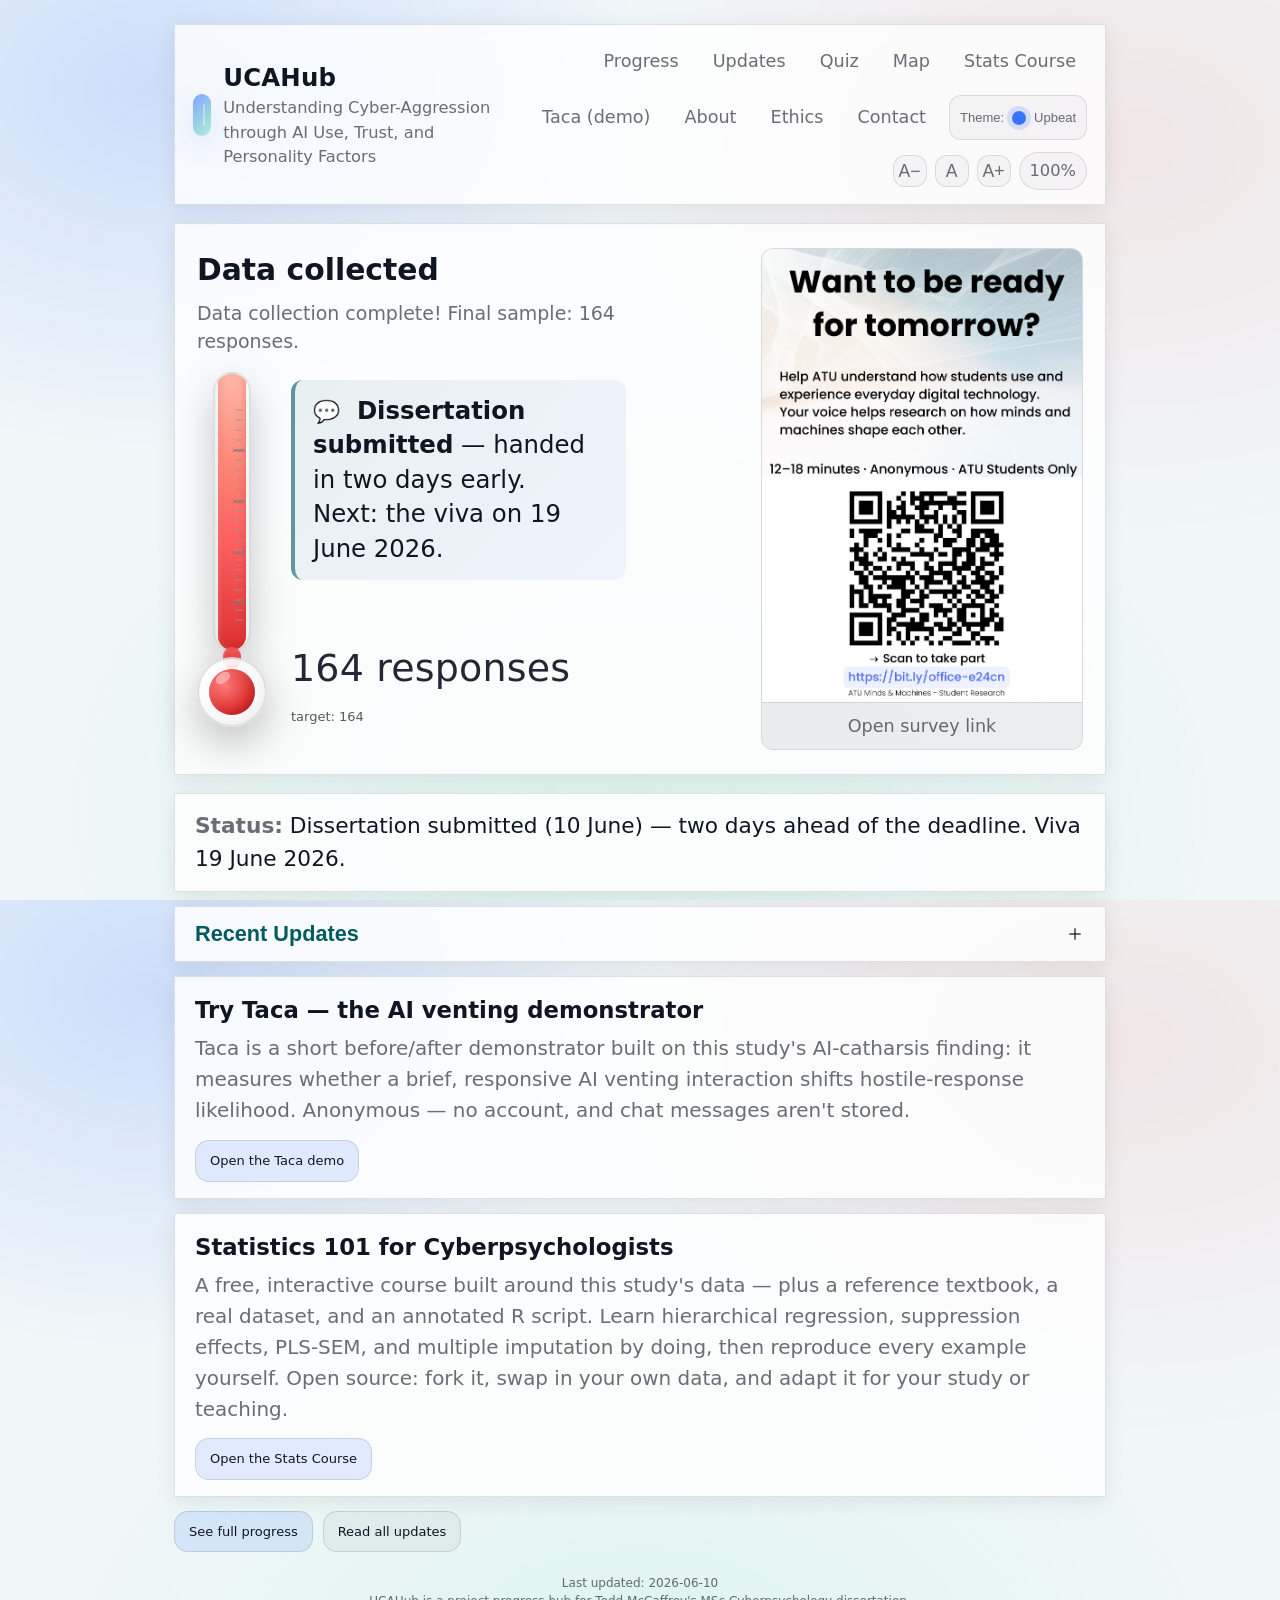
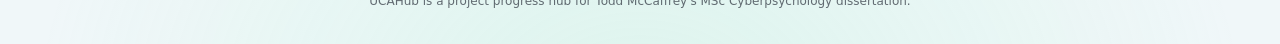
<file: index.html>
<!doctype html>
<html lang="en">
<head>
  <meta charset="utf-8">
  <meta name="viewport" content="width=device-width, initial-scale=1">
  <meta name="description" content="UCAHub: a study hub for Understanding Cyber-Aggression through AI Use, Trust, and Personality Factors.">
  <link rel="stylesheet" href="/assets/style.css">
  <script src="/assets/app.js" defer></script>
</head>
<body>
<script>/* FOUC guard: apply saved theme + text size before first paint */
try{
  var ck=function(n){var m=document.cookie.match(new RegExp('(?:^|; )'+n+'=([^;]+)'));return m?m[1]:null;};
  var t=ck('ucahub_theme')||localStorage.getItem('ucahub_theme');
  if(t!=='dark'&&t!=='paper'&&t!=='bright')t='bright';
  if(t!=='dark')document.body.classList.add('theme-'+t);
  var f=parseFloat(ck('ucahub_font')||localStorage.getItem('ucahub_font_scale'));
  if(isFinite(f))document.documentElement.style.setProperty('--font-scale',Math.min(1.25,Math.max(0.9,f)));
}catch(e){}</script>
  <div id="preliveOverlay" aria-hidden="true"></div>
  <div class="container dim-wrap">
    <header class="header">
      <a class="brand" href="/"><div class="logo" aria-hidden="true"></div>
        <div><h1 data-site-name>UCAHub</h1><p data-tagline>Understanding Cyber-Aggression through AI Use, Trust, and Personality Factors</p></div>
      </a>
      <nav class="nav" aria-label="Primary">
        <a href="/progress.html">Progress</a>
        <a href="/updates.html">Updates</a>
        <a href="/quiz/">Quiz</a>
        <a href="/quiz/map.html">Map</a>
        <a href="https://stats.ucahub.ie">Stats Course</a>
        <a href="https://taca.ucahub.ie">Taca (demo)</a>
        <a href="/about.html">About</a>
        <a href="/ethics.html">Ethics</a>
        <a href="/contact.html">Contact</a>
        <button class="theme-toggle" id="themeToggle" type="button" aria-label="Theme toggle">
          Theme: <span class="theme-icon" aria-hidden="true"></span><span data-theme-label>Dark</span>
        </button>
        <span class="font-controls" aria-label="Text size controls">
          <button class="fc-btn" id="fontDec" type="button" title="Smaller text">A−</button>
          <button class="fc-btn" id="fontReset" type="button" title="Reset text size">A</button>
          <button class="fc-btn" id="fontInc" type="button" title="Larger text">A+</button>
          <span class="fc-label" id="fontLabel">100%</span>
        </span>
      </nav>
    </header>

    <section class="top-metric" aria-label="Data received and participation link">
      <div class="top-metric-inner">
        <div class="top-metric-left">
          <h2 class="top-metric-title"><span data-metric-name>Data received</span></h2>
          <p class="top-metric-note" data-metric-note>This thermometer reflects responses collected (not overall project completion).</p>
          <div class="thermo-wrap top-thermo">
            <div class="thermo" data-kind="metric" aria-label="Thermometer showing data received">
              <div class="tube" aria-hidden="true"><div class="fill" aria-hidden="true"></div></div>
              <div class="stem" aria-hidden="true"></div>
              <div class="bulb" aria-hidden="true"></div>
            </div>
            <div class="metric-box">
              <div class="daily-message" id="dailyMessage">
                <span class="daily-message-text" data-daily-message>Loading…</span>
              </div>
              <div class="metric-line">
                <div class="big"><span data-metric-current>0</span> <span data-metric-unit>responses</span></div>
                <div class="muted">target: <span data-metric-target>500</span></div>
              </div>
            </div>
          </div>
        </div>
        <div class="top-metric-right">
          <a class="poster-link" href="https://bit.ly/office-e24cn" target="_blank" rel="noopener" aria-label="Open survey link">
            <img class="poster-img" src="/assets/ready-for-tomorrow.jpg" alt="Poster: Want to be ready for tomorrow? Scan to take part.">
            <div class="poster-cta">Open survey link</div>
          </a>
        </div>
      </div>
    </section>

    <main>
      <section class="status-section">
        <div class="status-current"><strong>Status:</strong> <span id="statusText">Loading…</span></div>
      </section>
      <section class="updates-section collapsed" id="updatesSection">
        <button class="updates-toggle" id="updatesToggle" type="button" aria-expanded="false" aria-controls="updatesContent">
          <span class="updates-toggle-text">Recent Updates</span>
          <span class="updates-toggle-icon" aria-hidden="true"></span>
        </button>
        <div class="updates-content" id="updatesContent">
          <ul class="updates-list" id="updatesList"></ul>
          <p class="updates-empty" id="updatesEmpty" style="display:none;">No updates yet.</p>
        </div>
      </section>
      <section class="demo-section">
        <h2 class="demo-title">Try Taca — the AI venting demonstrator</h2>
        <p class="demo-note">
          Taca is a short before/after demonstrator built on this study's AI-catharsis
          finding: it measures whether a brief, responsive AI venting interaction shifts
          hostile-response likelihood. Anonymous — no account, and chat messages aren't stored.
        </p>
        <a class="btn" href="https://taca.ucahub.ie">Open the Taca demo</a>
      </section>
      <section class="demo-section">
        <h2 class="demo-title">Statistics 101 for Cyberpsychologists</h2>
        <p class="demo-note">
          A free, interactive course built around this study's data — plus a reference
          textbook, a real dataset, and an annotated R script. Learn hierarchical
          regression, suppression effects, PLS-SEM, and multiple imputation by doing,
          then reproduce every example yourself. Open source: fork it, swap in your own
          data, and adapt it for your study or teaching.
        </p>
        <a class="btn" href="https://stats.ucahub.ie">Open the Stats Course</a>
      </section>
      <section class="actions-section">
        <a class="btn" href="/progress.html">See full progress</a>
        <a class="btn secondary" href="/updates.html">Read all updates</a>
      </section>
    </main>

    <footer class="footer">
      <span id="lastUpdated"></span>
      <div>UCAHub is a project progress hub for Todd McCaffrey's MSc Cyberpsychology dissertation.</div>
    </footer>
  </div>
</body>
</html>
</file>
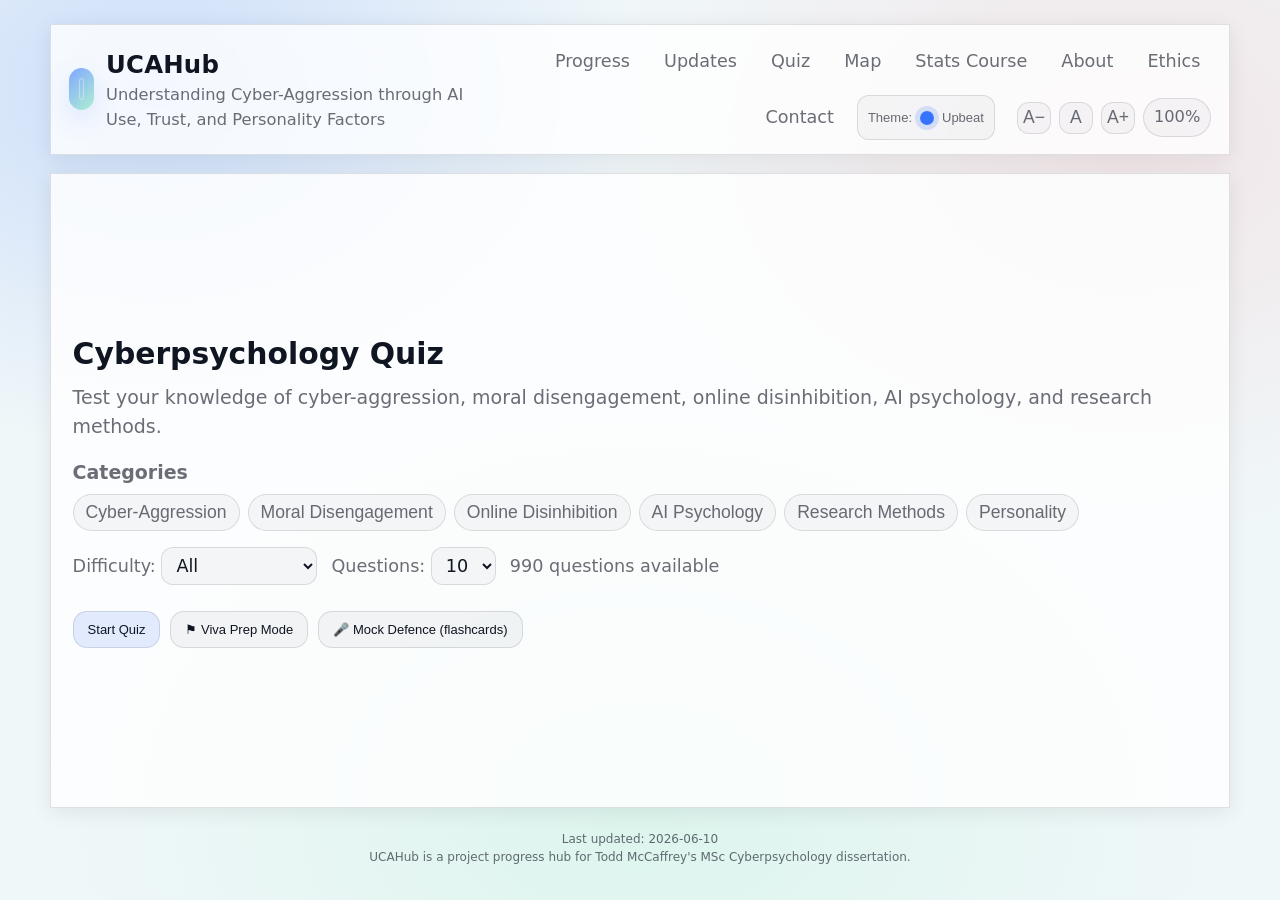
<file: quiz/index.html>
<!doctype html>
<html lang="en">
<head>
  <meta charset="utf-8">
  <meta name="viewport" content="width=device-width, initial-scale=1">
  <meta name="description" content="UCAHub Cyberpsychology Quiz — test your knowledge of cyber-aggression, moral disengagement, online disinhibition, and research methods.">
  <title>Quiz — UCAHub</title>
  <link rel="stylesheet" href="/assets/style.css">
  <script src="/assets/app.js" defer></script>
  <script src="/quiz/prep-quiz.js" defer></script>
  <script src="/quiz/viva-quiz.js" defer></script>
  <script src="/quiz/viva-bank.js" defer></script>
  <script src="/quiz/viva-canonical.js" defer></script>
  <style>
    /* ==================== QUIZ STYLES ==================== */
    /* Stretch the quiz to fill the window — no fixed column cap. */
    .container{max-width:96vw}

    /* Fill the full viewport height: header pinned top, footer bottom,
       quiz card stretches to fill the space between, content centred inside. */
    .dim-wrap{min-height:100vh; display:flex; flex-direction:column}
    .dim-wrap > main{flex:1 1 auto; display:flex}
    .quiz-wrap{width:100%; margin-top:0; display:flex; flex-direction:column}

    .quiz-wrap{
      margin-top:18px;
      padding:24px 22px;
      border-radius:var(--radius);
      border:1px solid var(--line);
      background:var(--card);
      box-shadow:var(--shadow);
    }
    .quiz-wrap h2{margin:0 0 6px;font-size:1.375rem}
    .quiz-wrap p.subtitle{margin:0 0 18px;color:var(--muted);font-size:0.875rem}

    /* Viva banner */
    .viva-banner{
      display:none;
      margin-bottom:16px;
      padding:10px 14px;
      border-radius:14px;
      background:linear-gradient(135deg,rgba(151,237,195,.15),rgba(122,162,255,.10));
      border-left:4px solid rgba(151,237,195,.8);
      font-size:0.875rem;
      color:var(--text);
    }
    .viva-banner.active{display:block}

    /* Category chips */
    .chip-group{
      display:flex;flex-wrap:wrap;gap:8px;margin-bottom:16px;
    }
    .chip{
      padding:7px 12px;
      border-radius:999px;
      border:1px solid var(--control-border);
      background:var(--control-bg);
      color:var(--muted);
      font-size:0.8125rem;
      cursor:pointer;
      user-select:none;
      transition:background .15s,color .15s,border-color .15s;
    }
    .chip:hover{
      color:var(--text);
      border-color:var(--control-hover-border);
      background:var(--control-hover-bg);
    }
    .chip.selected{
      background:var(--btn-bg);
      border-color:var(--accent);
      color:var(--text);
    }

    /* Filter row */
    .filter-row{
      display:flex;flex-wrap:wrap;gap:14px;align-items:center;margin-bottom:18px;
    }
    .filter-row label{
      font-size:0.8125rem;color:var(--muted);
    }
    .filter-row select{
      padding:7px 10px;
      border-radius:12px;
      border:1px solid var(--control-border);
      background:var(--control-bg);
      color:var(--text);
      font-size:0.8125rem;
      cursor:pointer;
      font-family:inherit;
    }
    .filter-row select:focus{
      outline:2px solid rgba(122,162,255,.55);
      outline-offset:2px;
    }

    /* Start / action buttons */
    .quiz-actions{
      display:flex;flex-wrap:wrap;gap:10px;margin-top:8px;
    }

    /* Progress bar */
    .progress-bar-wrap{
      margin-bottom:18px;
    }
    .progress-info{
      display:flex;justify-content:space-between;align-items:center;
      margin-bottom:6px;font-size:0.8125rem;color:var(--muted);
    }
    .progress-track{
      height:6px;
      border-radius:999px;
      background:var(--control-bg);
      border:1px solid var(--control-border);
      overflow:hidden;
    }
    .progress-fill{
      height:100%;
      border-radius:999px;
      background:var(--accent);
      transition:width .3s ease;
    }

    /* Question */
    .question-text{
      font-size:1.125rem;
      line-height:1.5;
      margin:0 0 18px;
      color:var(--text);
    }
    .question-meta{
      display:flex;flex-wrap:wrap;gap:8px;margin-bottom:14px;
    }
    .q-badge{
      font-size:11px;padding:4px 8px;border-radius:999px;
      border:1px solid var(--control-border);
      background:var(--control-bg);color:var(--muted);
    }

    /* Answer options */
    .options-list{
      list-style:none;padding:0;margin:0 0 4px;
      display:flex;flex-direction:column;gap:8px;
    }
    .option-btn{
      display:block;width:100%;text-align:left;
      padding:12px 14px;
      border-radius:14px;
      border:1px solid var(--control-border);
      background:var(--control-bg);
      color:var(--text);
      font-size:0.9375rem;
      cursor:pointer;
      font-family:inherit;
      line-height:1.4;
      transition:background .15s,border-color .15s;
    }
    .option-btn:hover:not(.locked){
      background:var(--control-hover-bg);
      border-color:var(--control-hover-border);
    }
    .option-btn.correct{
      background:rgba(151,237,195,.15);
      border-color:rgba(151,237,195,.5);
      color:var(--text);
    }
    .option-btn.incorrect{
      background:rgba(255,80,80,.12);
      border-color:rgba(255,80,80,.4);
      color:var(--text);
    }
    .option-btn.locked{cursor:default}

    /* Short answer */
    .short-answer-wrap{margin-bottom:4px}
    .short-answer-note{
      font-size:0.8125rem;color:var(--muted);margin:0 0 12px;
      font-style:italic;
    }

    /* Feedback card */
    .feedback-card{
      margin-top:16px;
      padding:16px 18px;
      border-radius:14px;
      border:1px solid var(--line);
      background:var(--control-bg);
    }
    .feedback-card .result-icon{
      font-size:1.25rem;margin-bottom:6px;display:block;
    }
    .feedback-card .explanation{
      font-size:0.875rem;color:var(--muted);line-height:1.5;
      margin:8px 0;
    }
    .feedback-card .reference{
      font-size:0.75rem;color:var(--muted);font-style:italic;
      margin:8px 0 0;opacity:.8;
    }

    /* Results screen */
    .results-header{
      text-align:center;margin-bottom:24px;
    }
    .score-big{
      font-size:3rem;font-weight:700;color:var(--text);
      line-height:1.1;
    }
    .score-label{
      font-size:0.875rem;color:var(--muted);margin-top:4px;
    }
    .breakdown{
      margin:0 0 20px;
    }
    .breakdown h3{
      margin:0 0 10px;font-size:1rem;color:var(--text);
    }
    .breakdown-list{
      list-style:none;padding:0;margin:0;
      display:flex;flex-direction:column;gap:6px;
    }
    .breakdown-item{
      display:flex;justify-content:space-between;align-items:center;
      padding:8px 12px;
      border-radius:12px;
      border:1px solid var(--control-border);
      background:var(--control-bg);
      font-size:0.8125rem;
    }
    .breakdown-item .cat-name{color:var(--text);text-transform:capitalize}
    .breakdown-item .cat-score{color:var(--muted)}

    /* Mastery tracker */
    .mastery-card{
      margin-top:18px;
      padding:14px 16px;
      border-radius:14px;
      border:1px solid var(--control-border);
      background:var(--control-bg);
    }
    .mastery-card h4{margin:0 0 8px;font-size:0.875rem;color:var(--text)}
    .mastery-stats{
      display:flex;flex-wrap:wrap;gap:12px;margin-bottom:10px;
      font-size:0.8125rem;color:var(--muted);
    }
    .mastery-stats span{display:flex;align-items:center;gap:4px}
    .mastery-stats strong{color:var(--text)}
    .mastery-bar-track{
      height:8px;border-radius:999px;
      background:var(--control-bg);border:1px solid var(--control-border);
      overflow:hidden;margin-bottom:6px;
    }
    .mastery-bar-fill{
      height:100%;border-radius:999px;
      background:linear-gradient(90deg,var(--accent),rgba(151,237,195,.8));
      transition:width .4s ease;
    }
    .mastery-estimate{
      font-size:0.75rem;color:var(--muted);font-style:italic;
    }
    .mastery-reset{
      font-size:0.75rem;color:var(--muted);
      background:none;border:none;cursor:pointer;
      font-family:inherit;text-decoration:underline;
      padding:0;margin-top:6px;
    }
    .mastery-reset:hover{color:var(--text)}

    /* Screen visibility — active screen grows to fill the card and centres
       its content vertically so sparse screens still use the full height. */
    .screen{display:none}
    .screen.active{display:flex; flex-direction:column; justify-content:center; flex:1 1 auto}

    /* Viva footer link */
    .viva-link{
      display:inline-flex;align-items:center;gap:6px;
      font-size:0.75rem;color:var(--muted);
      text-decoration:none;cursor:pointer;
      padding:4px 0;
      border:none;background:none;
      font-family:inherit;
    }
    .viva-link:hover{color:var(--text)}
    .footer-right{
      display:flex;justify-content:flex-end;
      margin-top:4px;
    }


  </style>
</head>
<body>
<script>/* FOUC guard: apply saved theme + text size before first paint */
try{
  var ck=function(n){var m=document.cookie.match(new RegExp('(?:^|; )'+n+'=([^;]+)'));return m?m[1]:null;};
  var t=ck('ucahub_theme')||localStorage.getItem('ucahub_theme');
  if(t!=='dark'&&t!=='paper'&&t!=='bright')t='bright';
  if(t!=='dark')document.body.classList.add('theme-'+t);
  var f=parseFloat(ck('ucahub_font')||localStorage.getItem('ucahub_font_scale'));
  if(isFinite(f))document.documentElement.style.setProperty('--font-scale',Math.min(1.25,Math.max(0.9,f)));
}catch(e){}</script>
  <div class="container dim-wrap">
    <header class="header">
      <a class="brand" href="/"><div class="logo" aria-hidden="true"></div>
        <div><h1 data-site-name>UCAHub</h1><p data-tagline>Understanding Cyber-Aggression through AI Use, Trust, and Personality Factors</p></div>
      </a>
      <nav class="nav" aria-label="Primary">
        <a href="/progress.html">Progress</a>
        <a href="/updates.html">Updates</a>
        <a href="/quiz/">Quiz</a>
        <a href="/quiz/map.html">Map</a>
        <a href="https://stats.ucahub.ie">Stats Course</a>
        <a href="/about.html">About</a>
        <a href="/ethics.html">Ethics</a>
        <a href="/contact.html">Contact</a>
        <button class="theme-toggle" id="themeToggle" type="button" aria-label="Theme toggle">
          Theme: <span class="theme-icon" aria-hidden="true"></span><span data-theme-label>Dark</span>
        </button>
        <span class="font-controls" aria-label="Text size controls">
          <button class="fc-btn" id="fontDec" type="button" title="Smaller text">A−</button>
          <button class="fc-btn" id="fontReset" type="button" title="Reset text size">A</button>
          <button class="fc-btn" id="fontInc" type="button" title="Larger text">A+</button>
          <span class="fc-label" id="fontLabel">100%</span>
        </span>
      </nav>
    </header>

    <main>
      <div class="quiz-wrap">
        <!-- Viva banner (hidden by default) -->
        <div class="viva-banner" id="vivaBanner">
          Viva Preparation Mode — These questions reflect your specific dissertation findings.
        </div>

        <!-- ===== HOME SCREEN ===== -->
        <div class="screen active" id="screenHome">
          <h2 id="quizTitle">Cyberpsychology Quiz</h2>
          <p class="subtitle">Test your knowledge of cyber-aggression, moral disengagement, online disinhibition, AI psychology, and research methods.</p>

          <h3 style="margin:0 0 8px;font-size:0.875rem;color:var(--muted)">Categories</h3>
          <div class="chip-group" id="categoryChips"></div>

          <div class="filter-row">
            <label>Difficulty:
              <select id="difficultyFilter">
                <option value="all">All</option>
                <option value="1">Beginner</option>
                <option value="2">Intermediate</option>
                <option value="3">Advanced</option>
              </select>
            </label>
            <label>Questions:
              <select id="countFilter">
                <option value="5">5</option>
                <option value="10" selected>10</option>
                <option value="20">20</option>
                <option value="50">50</option>
                <option value="0">All</option>
              </select>
            </label>
            <span id="availableCount" style="font-size:0.8125rem;color:var(--muted)"></span>
          </div>

          <div class="quiz-actions">
            <button class="btn" id="btnStart" type="button">Start Quiz</button>
            <button class="btn secondary" id="vivaToggle" type="button">⚑ Viva Prep Mode</button>
            <button class="btn secondary" type="button" onclick="location.href='/quiz/mock-defence'">🎤 Mock Defence (flashcards)</button>
          </div>

          <!-- Mastery tracker on home screen -->
          <div class="mastery-card" id="masteryHome" style="display:none">
            <h4>Cumulative Mastery</h4>
            <div class="mastery-stats">
              <span><strong id="mhCorrect">0</strong> correct</span>
              <span><strong id="mhTotal">0</strong> attempted</span>
              <span><strong id="mhStreak">0</strong> streak</span>
              <span><strong id="mhUnique">0</strong> unique</span>
            </div>
            <div class="mastery-bar-track"><div class="mastery-bar-fill" id="mhBar" style="width:0%"></div></div>
            <div class="mastery-estimate" id="mhEstimate"></div>
            <button class="mastery-reset" id="btnResetMastery" type="button">Reset stats</button>
          </div>
        </div>

        <!-- ===== QUESTION SCREEN ===== -->
        <div class="screen" id="screenQuestion">
          <div class="progress-bar-wrap">
            <div class="progress-info">
              <span id="progressText">Question 1 of 10</span>
              <span id="scoreText">Score: 0</span>
            </div>
            <div class="progress-track">
              <div class="progress-fill" id="progressFill" style="width:0%"></div>
            </div>
          </div>

          <div class="question-meta" id="questionMeta"></div>
          <p class="question-text" id="questionText"></p>

          <!-- MCQ / True-False options -->
          <ul class="options-list" id="optionsList"></ul>

          <!-- Short answer (viva) -->
          <div class="short-answer-wrap" id="shortAnswerWrap" style="display:none">
            <p class="short-answer-note">This is an open-ended question. Think through your answer, then reveal the model response below.</p>
            <button class="btn secondary" id="btnReveal" type="button">Reveal Model Answer</button>
          </div>

          <!-- Feedback -->
          <div class="feedback-card" id="feedbackCard" style="display:none">
            <span class="result-icon" id="resultIcon"></span>
            <p class="explanation" id="explanationText"></p>
            <p class="reference" id="referenceText"></p>
          </div>

          <div class="quiz-actions" id="nextWrap" style="display:none;margin-top:14px">
            <button class="btn" id="btnNext" type="button">Next Question</button>
          </div>
        </div>

        <!-- ===== RESULTS SCREEN ===== -->
        <div class="screen" id="screenResults">
          <div class="results-header">
            <div class="score-big" id="finalScore">0%</div>
            <div class="score-label" id="finalLabel">0 of 0 correct</div>
          </div>
          <div class="breakdown">
            <h3>Category Breakdown</h3>
            <ul class="breakdown-list" id="breakdownList"></ul>
          </div>
          <!-- Mastery tracker on results screen -->
          <div class="mastery-card" id="masteryResults">
            <h4>Cumulative Mastery</h4>
            <div class="mastery-stats">
              <span><strong id="mrCorrect">0</strong> correct</span>
              <span><strong id="mrTotal">0</strong> attempted</span>
              <span><strong id="mrStreak">0</strong> streak</span>
              <span><strong id="mrUnique">0</strong> unique</span>
            </div>
            <div class="mastery-bar-track"><div class="mastery-bar-fill" id="mrBar" style="width:0%"></div></div>
            <div class="mastery-estimate" id="mrEstimate"></div>
          </div>

          <div class="quiz-actions" style="margin-top:14px">
            <button class="btn" id="btnRetry" type="button">Try Again</button>
            <button class="btn secondary" id="btnHome" type="button">Change Settings</button>
          </div>
        </div>
      </div>

    </main>

    <footer class="footer">
      <span id="lastUpdated"></span>
      <div>UCAHub is a project progress hub for Todd McCaffrey's MSc Cyberpsychology dissertation.</div>
    </footer>
  </div>


  <script>
  (function(){
    "use strict";

    // ── Config ──
    const CATEGORY_LABELS = {
      "cyber-aggression": "Cyber-Aggression",
      "moral-disengagement": "Moral Disengagement",
      "online-disinhibition": "Online Disinhibition",
      "ai-psychology": "AI Psychology",
      "research-methods": "Research Methods",
      "personality": "Personality",
      "viva-specific": "Viva-Specific",
      "viva-canonical": "Viva (Canonical)"
    };
    const DIFFICULTY_LABELS = {1:"Beginner",2:"Intermediate",3:"Advanced"};

    // ── State ──
    let vivaMode = false;
    let selectedCategories = new Set();
    let quizQuestions = [];
    let currentIndex = 0;
    let score = 0;
    let answers = []; // {category, correct:bool}
    let answered = false;

    // ── DOM refs ──
    const $ = id => document.getElementById(id);
    const screenHome = $("screenHome");
    const screenQuestion = $("screenQuestion");
    const screenResults = $("screenResults");

    function showScreen(screen){
      [screenHome, screenQuestion, screenResults].forEach(s=>s.classList.remove("active"));
      screen.classList.add("active");
    }

    // ── Categories ──
    function getAvailableCategories(){
      const cats = new Set();
      getFilteredBank().forEach(q=>cats.add(q.category));
      return [...cats];
    }

    function getAllCategories(){
      const cats = new Set();
      QUIZ_QUESTIONS.forEach(q=>{
        if(q.mode === "viva" && !vivaMode) return;
        cats.add(q.category);
      });
      return [...cats].sort((a,b)=>{
        const order = Object.keys(CATEGORY_LABELS);
        return order.indexOf(a) - order.indexOf(b);
      });
    }

    function renderCategoryChips(){
      const container = $("categoryChips");
      container.innerHTML = "";
      const cats = getAllCategories();
      cats.forEach(cat=>{
        const chip = document.createElement("button");
        chip.type = "button";
        chip.className = "chip" + (selectedCategories.has(cat) ? " selected" : "");
        chip.textContent = CATEGORY_LABELS[cat] || cat;
        chip.addEventListener("click",()=>{
          if(selectedCategories.has(cat)){
            selectedCategories.delete(cat);
            chip.classList.remove("selected");
          }else{
            selectedCategories.add(cat);
            chip.classList.add("selected");
          }
          updateAvailableCount();
        });
        container.appendChild(chip);
      });
    }

    // ── Filtering ──
    function getFilteredBank(){
      const diff = $("difficultyFilter").value;
      return QUIZ_QUESTIONS.filter(q=>{
        if(q.mode === "viva" && !vivaMode) return false;
        if(diff !== "all" && q.difficulty !== Number(diff)) return false;
        if(selectedCategories.size > 0 && !selectedCategories.has(q.category)) return false;
        return true;
      });
    }

    function updateAvailableCount(){
      const filtered = getFilteredBank();
      $("availableCount").textContent = filtered.length + " question" + (filtered.length===1?"":"s") + " available";
    }

    // ── Shuffle ──
    function shuffle(arr){
      const a = [...arr];
      for(let i=a.length-1;i>0;i--){
        const j = Math.floor(Math.random()*(i+1));
        [a[i],a[j]]=[a[j],a[i]];
      }
      return a;
    }

    // ── Start Quiz ──
    function startQuiz(){
      const filtered = getFilteredBank();
      if(filtered.length === 0) return;
      const count = Number($("countFilter").value);
      const shuffled = shuffle(filtered);
      quizQuestions = count > 0 ? shuffled.slice(0, count) : shuffled;
      currentIndex = 0;
      score = 0;
      answers = [];
      showScreen(screenQuestion);
      renderQuestion();
    }

    // ── Render Question ──
    function renderQuestion(){
      answered = false;
      const q = quizQuestions[currentIndex];
      const total = quizQuestions.length;

      // Progress
      $("progressText").textContent = "Question " + (currentIndex+1) + " of " + total;
      $("scoreText").textContent = "Score: " + score;
      $("progressFill").style.width = ((currentIndex/total)*100) + "%";

      // Meta badges
      const meta = $("questionMeta");
      meta.innerHTML = "";
      const catBadge = document.createElement("span");
      catBadge.className = "q-badge";
      catBadge.textContent = CATEGORY_LABELS[q.category] || q.category;
      meta.appendChild(catBadge);
      const diffBadge = document.createElement("span");
      diffBadge.className = "q-badge";
      diffBadge.textContent = DIFFICULTY_LABELS[q.difficulty] || "";
      meta.appendChild(diffBadge);

      // Question text
      $("questionText").textContent = q.question;

      // Options
      const optList = $("optionsList");
      optList.innerHTML = "";
      const saWrap = $("shortAnswerWrap");

      if(q.type === "shortanswer"){
        optList.style.display = "none";
        saWrap.style.display = "block";
        $("btnReveal").onclick = ()=> showShortAnswerFeedback(q);
      } else {
        optList.style.display = "";
        saWrap.style.display = "none";
        // Shuffle options so correct answer isn't always in the same position
        const indexed = q.options.map((opt, i)=>({text:opt, origIndex:i}));
        const shuffledOpts = shuffle(indexed);
        shuffledOpts.forEach(opt=>{
          const li = document.createElement("li");
          const btn = document.createElement("button");
          btn.type = "button";
          btn.className = "option-btn";
          btn.textContent = opt.text;
          btn.addEventListener("click",()=> handleShuffledAnswer(opt.origIndex, q, optList, shuffledOpts));
          li.appendChild(btn);
          optList.appendChild(li);
        });
      }

      // Hide feedback & next
      $("feedbackCard").style.display = "none";
      $("nextWrap").style.display = "none";
    }

    // ── Handle MCQ/TF Answer (with shuffled options) ──
    function handleShuffledAnswer(selectedOrigIndex, q, optList, shuffledOpts){
      if(answered) return;
      answered = true;
      const isCorrect = selectedOrigIndex === q.correct;
      if(isCorrect) score++;
      answers.push({category: q.category, correct: isCorrect});

      // Highlight based on shuffled positions
      const buttons = optList.querySelectorAll(".option-btn");
      buttons.forEach((btn, displayIdx)=>{
        btn.classList.add("locked");
        const origIdx = shuffledOpts[displayIdx].origIndex;
        if(origIdx === q.correct) btn.classList.add("correct");
        if(origIdx === selectedOrigIndex && !isCorrect) btn.classList.add("incorrect");
      });

      showFeedback(q, isCorrect);
    }

    // ── Show Feedback ──
    function showFeedback(q, isCorrect){
      const card = $("feedbackCard");
      card.style.display = "block";
      if(isCorrect !== null){
        $("resultIcon").textContent = isCorrect ? "Correct" : "Incorrect";
        $("resultIcon").style.color = isCorrect ? "rgba(151,237,195,.95)" : "rgba(255,80,80,.9)";
      } else {
        $("resultIcon").textContent = "Model Answer";
        $("resultIcon").style.color = "var(--accent)";
      }
      $("explanationText").textContent = q.explanation;
      $("referenceText").textContent = q.reference ? q.reference : "";
      $("nextWrap").style.display = "flex";
      $("scoreText").textContent = "Score: " + score;
    }

    function showShortAnswerFeedback(q){
      if(answered) return;
      answered = true;
      answers.push({category: q.category, correct: null});
      showFeedback(q, null);
    }

    // ── Next Question ──
    function nextQuestion(){
      currentIndex++;
      if(currentIndex >= quizQuestions.length){
        showResults();
      } else {
        renderQuestion();
      }
    }

    // ── Results ──
    function showResults(){
      showScreen(screenResults);
      $("progressFill").style.width = "100%";

      // Count scored questions (exclude short answer)
      const scored = answers.filter(a=>a.correct !== null);
      const correct = scored.filter(a=>a.correct).length;
      const total = scored.length;
      const pct = total > 0 ? Math.round((correct/total)*100) : 0;

      $("finalScore").textContent = pct + "%";
      $("finalLabel").textContent = correct + " of " + total + " correct" +
        (answers.length > total ? " (" + (answers.length - total) + " open-ended)" : "");

      // Category breakdown
      const cats = {};
      answers.forEach(a=>{
        if(!cats[a.category]) cats[a.category] = {correct:0, total:0, open:0};
        if(a.correct === null){
          cats[a.category].open++;
        } else {
          cats[a.category].total++;
          if(a.correct) cats[a.category].correct++;
        }
      });

      const list = $("breakdownList");
      list.innerHTML = "";
      Object.keys(cats).sort().forEach(cat=>{
        const c = cats[cat];
        const li = document.createElement("li");
        li.className = "breakdown-item";
        const label = CATEGORY_LABELS[cat] || cat;
        let scoreStr = c.total > 0 ? c.correct + "/" + c.total : "";
        if(c.open > 0) scoreStr += (scoreStr ? " + " : "") + c.open + " open";
        li.innerHTML = '<span class="cat-name">' + label + '</span><span class="cat-score">' + scoreStr + '</span>';
        list.appendChild(li);
      });

      // Record and show cumulative mastery
      const m = recordMasteryResults();
      renderMasteryCard("mr", m);
    }

    // ── Mastery Tracking (localStorage) ──
    const MASTERY_KEY = "ucahub_quiz_mastery";

    function loadMastery(){
      try {
        const raw = localStorage.getItem(MASTERY_KEY);
        if(!raw) return {correct:0, total:0, streak:0, uniqueIds:[]};
        const m = JSON.parse(raw);
        // ensure all fields exist
        return {
          correct: m.correct || 0,
          total: m.total || 0,
          streak: m.streak || 0,
          uniqueIds: m.uniqueIds || []
        };
      } catch(e){
        return {correct:0, total:0, streak:0, uniqueIds:[]};
      }
    }

    function saveMastery(m){
      localStorage.setItem(MASTERY_KEY, JSON.stringify(m));
    }

    function resetMastery(){
      localStorage.removeItem(MASTERY_KEY);
      renderMasteryHome();
    }

    function recordMasteryResults(){
      const m = loadMastery();
      // Process scored answers from this quiz
      const scored = answers.filter(a => a.correct !== null);
      let allCorrect = true;
      scored.forEach((a, i) => {
        m.total++;
        if(a.correct){
          m.correct++;
          m.streak++;
        } else {
          m.streak = 0;
          allCorrect = false;
        }
      });
      // Track unique question IDs answered correctly
      quizQuestions.forEach((q, i) => {
        if(i < answers.length && answers[i].correct === true){
          if(!m.uniqueIds.includes(q.id)) m.uniqueIds.push(q.id);
        }
      });
      saveMastery(m);
      return m;
    }

    function getMasteryEstimate(m){
      const n = m.correct;
      const wrong = m.total - m.correct;
      const totalBank = QUIZ_QUESTIONS.filter(q => q.mode !== "viva" && q.type !== "shortanswer").length;

      if(m.total === 0) return "";

      const pct = Math.round((m.correct / m.total) * 100);
      let estimate = "Accuracy: " + pct + "%. ";

      if(wrong === 0 && n >= 3){
        // Rule of Three: 95% confident error rate < 3/n
        const maxErrorRate = 3 / n;
        const estCorrect = Math.round((1 - maxErrorRate) * 100);
        const estWrong = Math.round(maxErrorRate * totalBank);
        estimate += "With " + n + " correct and 0 wrong, you can be 95% confident you'd get at least " + estCorrect + "% right (" + Math.max(0, totalBank - estWrong) + " of " + totalBank + " in the bank).";
      } else if(m.total >= 5){
        const p = m.correct / m.total;
        const expected = Math.round(p * totalBank);
        estimate += "At this rate, you'd likely get ~" + expected + " of " + totalBank + " questions in the bank.";
      }

      if(m.streak >= 10){
        estimate += " Current streak: " + m.streak + " in a row!";
      }

      return estimate;
    }

    function renderMasteryCard(prefix, m){
      const totalBank = QUIZ_QUESTIONS.filter(q => q.mode !== "viva" && q.type !== "shortanswer").length;
      $(prefix + "Correct").textContent = m.correct;
      $(prefix + "Total").textContent = m.total;
      $(prefix + "Streak").textContent = m.streak;
      $(prefix + "Unique").textContent = m.uniqueIds.length + "/" + totalBank;
      // Bar = unique coverage of the bank
      const coverage = totalBank > 0 ? Math.round((m.uniqueIds.length / totalBank) * 100) : 0;
      $(prefix + "Bar").style.width = coverage + "%";
      $(prefix + "Estimate").textContent = getMasteryEstimate(m);
    }

    function renderMasteryHome(){
      const m = loadMastery();
      const card = $("masteryHome");
      if(m.total === 0){
        card.style.display = "none";
        return;
      }
      card.style.display = "block";
      renderMasteryCard("mh", m);
    }

    // ── Viva Mode ──
    function toggleVivaMode(){
      vivaMode = !vivaMode;
      $("vivaBanner").classList.toggle("active", vivaMode);
      $("quizTitle").textContent = vivaMode ? "Viva Preparation Mode" : "Cyberpsychology Quiz";
      $("vivaToggle").textContent = vivaMode ? "Exit Viva Mode" : "⚑ Viva Prep Mode";
      selectedCategories.clear();
      renderCategoryChips();
      updateAvailableCount();
    }

    // ── Wire up ──
    document.addEventListener("DOMContentLoaded",()=>{
      renderCategoryChips();
      updateAvailableCount();
      renderMasteryHome();

      $("difficultyFilter").addEventListener("change", updateAvailableCount);
      $("countFilter").addEventListener("change", updateAvailableCount);

      $("btnStart").addEventListener("click", startQuiz);
      $("btnNext").addEventListener("click", nextQuestion);
      $("btnRetry").addEventListener("click",()=>{
        startQuiz();
      });
      $("btnHome").addEventListener("click",()=>{
        showScreen(screenHome);
        updateAvailableCount();
        renderMasteryHome();
      });
      $("btnResetMastery").addEventListener("click",()=>{
        if(confirm("Reset all cumulative quiz stats?")) resetMastery();
      });

      // Viva
      $("vivaToggle").addEventListener("click", toggleVivaMode);
    });
  })();
  </script>
</body>
</html>
</file>
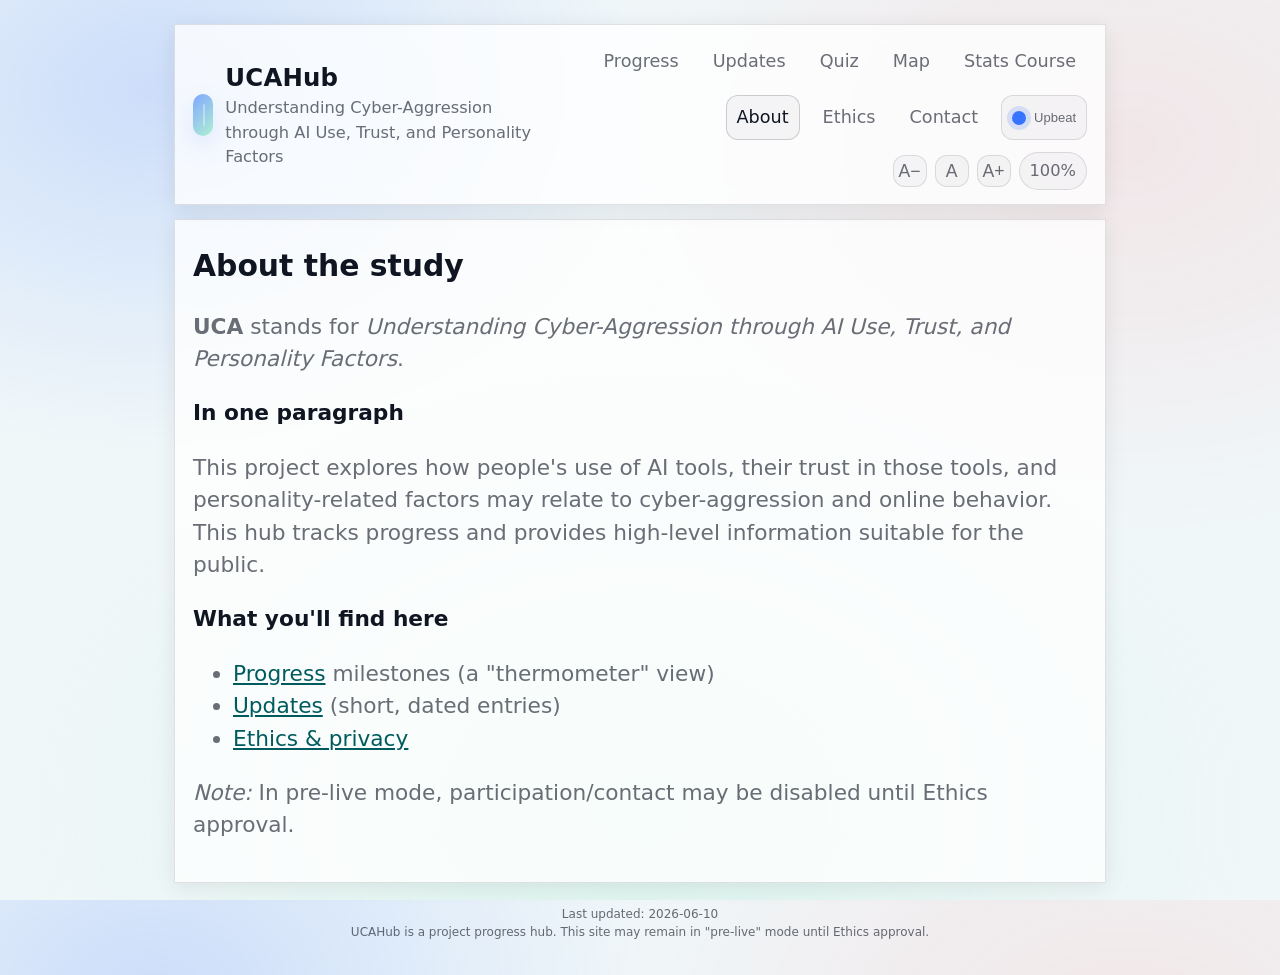
<file: about.html>
<!doctype html>
<html lang="en">
<head>
  <meta charset="utf-8"><meta name="viewport" content="width=device-width, initial-scale=1">
  <meta name="description" content="UCAHub: a study hub for Understanding Cyber-Aggression through AI Use, Trust, and Personality Factors.">
  <link rel="stylesheet" href="/assets/style.css">
  <script src="/assets/app.js" defer></script>
</head>
<body>
<script>/* FOUC guard: apply saved theme + text size before first paint */
try{
  var ck=function(n){var m=document.cookie.match(new RegExp('(?:^|; )'+n+'=([^;]+)'));return m?m[1]:null;};
  var t=ck('ucahub_theme')||localStorage.getItem('ucahub_theme');
  if(t!=='dark'&&t!=='paper'&&t!=='bright')t='bright';
  if(t!=='dark')document.body.classList.add('theme-'+t);
  var f=parseFloat(ck('ucahub_font')||localStorage.getItem('ucahub_font_scale'));
  if(isFinite(f))document.documentElement.style.setProperty('--font-scale',Math.min(1.25,Math.max(0.9,f)));
}catch(e){}</script>
  <div id="preliveOverlay" aria-hidden="true"></div>
  <div class="container dim-wrap">
    <header class="header">
      <a class="brand" href="/"><div class="logo" aria-hidden="true"></div>
        <div><h1 data-site-name>UCAHub</h1><p data-tagline>Understanding Cyber-Aggression through AI Use, Trust, and Personality Factors</p></div>
      </a>
      <nav class="nav" aria-label="Primary">
        <a href="/progress.html">Progress</a>
        <a href="/updates.html">Updates</a>
        <a href="/quiz/">Quiz</a>
        <a href="/quiz/map.html">Map</a>
        <a href="https://stats.ucahub.ie">Stats Course</a>
        <a href="/about.html" aria-current="page" style="color:var(--text);border-color:var(--control-hover-border);background:var(--control-bg)">About</a>
        <a href="/ethics.html">Ethics</a>
        <a href="/contact.html">Contact</a>
        <button class="theme-toggle" id="themeToggle" type="button" aria-label="Theme toggle">
          <span class="theme-icon" aria-hidden="true"></span><span data-theme-label>Dark</span>
        </button>
        <span class="font-controls" aria-label="Text size controls">
          <button class="fc-btn" id="fontDec" type="button" title="Smaller text">A−</button>
          <button class="fc-btn" id="fontReset" type="button" title="Reset text size">A</button>
          <button class="fc-btn" id="fontInc" type="button" title="Larger text">A+</button>
          <span class="fc-label" id="fontLabel">100%</span>
        </span>
      </nav>
    </header>
    <main>
      <section class="content">
        <h2>About the study</h2>
        <p><strong>UCA</strong> stands for <em>Understanding Cyber-Aggression through AI Use, Trust, and Personality Factors</em>.</p>
        <h3>In one paragraph</h3>
        <p>This project explores how people's use of AI tools, their trust in those tools, and personality-related factors may relate to cyber-aggression and online behavior. This hub tracks progress and provides high-level information suitable for the public.</p>
        <h3>What you'll find here</h3>
        <ul>
          <li><a href="/progress.html">Progress</a> milestones (a "thermometer" view)</li>
          <li><a href="/updates.html">Updates</a> (short, dated entries)</li>
          <li><a href="/ethics.html">Ethics &amp; privacy</a></li>
        </ul>
        <p><em>Note:</em> In pre-live mode, participation/contact may be disabled until Ethics approval.</p>
      </section>
    </main>
    <footer class="footer">
      <span id="lastUpdated"></span>
      <div>UCAHub is a project progress hub. This site may remain in "pre-live" mode until Ethics approval.</div>
    </footer>
  </div>
</body>
</html>
</file>
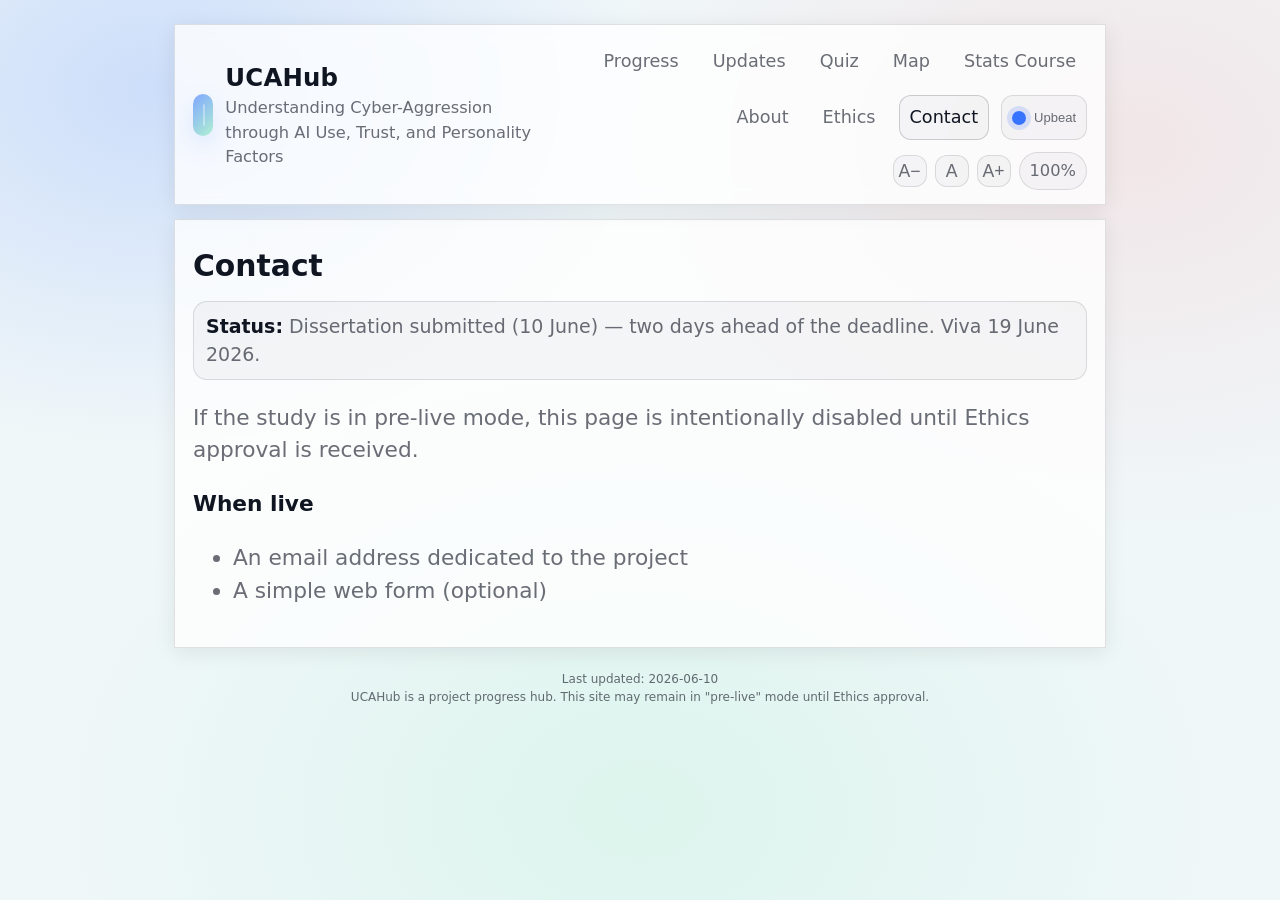
<file: contact.html>
<!doctype html>
<html lang="en">
<head>
  <meta charset="utf-8"><meta name="viewport" content="width=device-width, initial-scale=1">
  <meta name="description" content="UCAHub contact.">
  <link rel="stylesheet" href="/assets/style.css">
  <script src="/assets/app.js" defer></script>
</head>
<body>
<script>/* FOUC guard: apply saved theme + text size before first paint */
try{
  var ck=function(n){var m=document.cookie.match(new RegExp('(?:^|; )'+n+'=([^;]+)'));return m?m[1]:null;};
  var t=ck('ucahub_theme')||localStorage.getItem('ucahub_theme');
  if(t!=='dark'&&t!=='paper'&&t!=='bright')t='bright';
  if(t!=='dark')document.body.classList.add('theme-'+t);
  var f=parseFloat(ck('ucahub_font')||localStorage.getItem('ucahub_font_scale'));
  if(isFinite(f))document.documentElement.style.setProperty('--font-scale',Math.min(1.25,Math.max(0.9,f)));
}catch(e){}</script>
  <div id="preliveOverlay" aria-hidden="true"></div>
  <div class="container dim-wrap">
    <header class="header">
      <a class="brand" href="/"><div class="logo" aria-hidden="true"></div>
        <div><h1 data-site-name>UCAHub</h1><p data-tagline>Understanding Cyber-Aggression through AI Use, Trust, and Personality Factors</p></div>
      </a>
      <nav class="nav" aria-label="Primary">
        <a href="/progress.html">Progress</a>
        <a href="/updates.html">Updates</a>
        <a href="/quiz/">Quiz</a>
        <a href="/quiz/map.html">Map</a>
        <a href="https://stats.ucahub.ie">Stats Course</a>
        <a href="/about.html">About</a>
        <a href="/ethics.html">Ethics</a>
        <a href="/contact.html" aria-current="page" style="color:var(--text);border-color:var(--control-hover-border);background:var(--control-bg)">Contact</a>
        <button class="theme-toggle" id="themeToggle" type="button" aria-label="Theme toggle">
          <span class="theme-icon" aria-hidden="true"></span><span data-theme-label>Dark</span>
        </button>
        <span class="font-controls" aria-label="Text size controls">
          <button class="fc-btn" id="fontDec" type="button" title="Smaller text">A−</button>
          <button class="fc-btn" id="fontReset" type="button" title="Reset text size">A</button>
          <button class="fc-btn" id="fontInc" type="button" title="Larger text">A+</button>
          <span class="fc-label" id="fontLabel">100%</span>
        </span>
      </nav>
    </header>
    <main>
      <section class="content">
        <h2>Contact</h2>
        <div class="notice"><strong>Status:</strong> <span id="statusText">Loading…</span></div>
        <p>If the study is in pre-live mode, this page is intentionally disabled until Ethics approval is received.</p>
        <h3>When live</h3>
        <ul>
          <li>An email address dedicated to the project</li>
          <li>A simple web form (optional)</li>
        </ul>
      </section>
    </main>
    <footer class="footer">
      <span id="lastUpdated"></span>
      <div>UCAHub is a project progress hub. This site may remain in "pre-live" mode until Ethics approval.</div>
    </footer>
  </div>
</body>
</html>
</file>
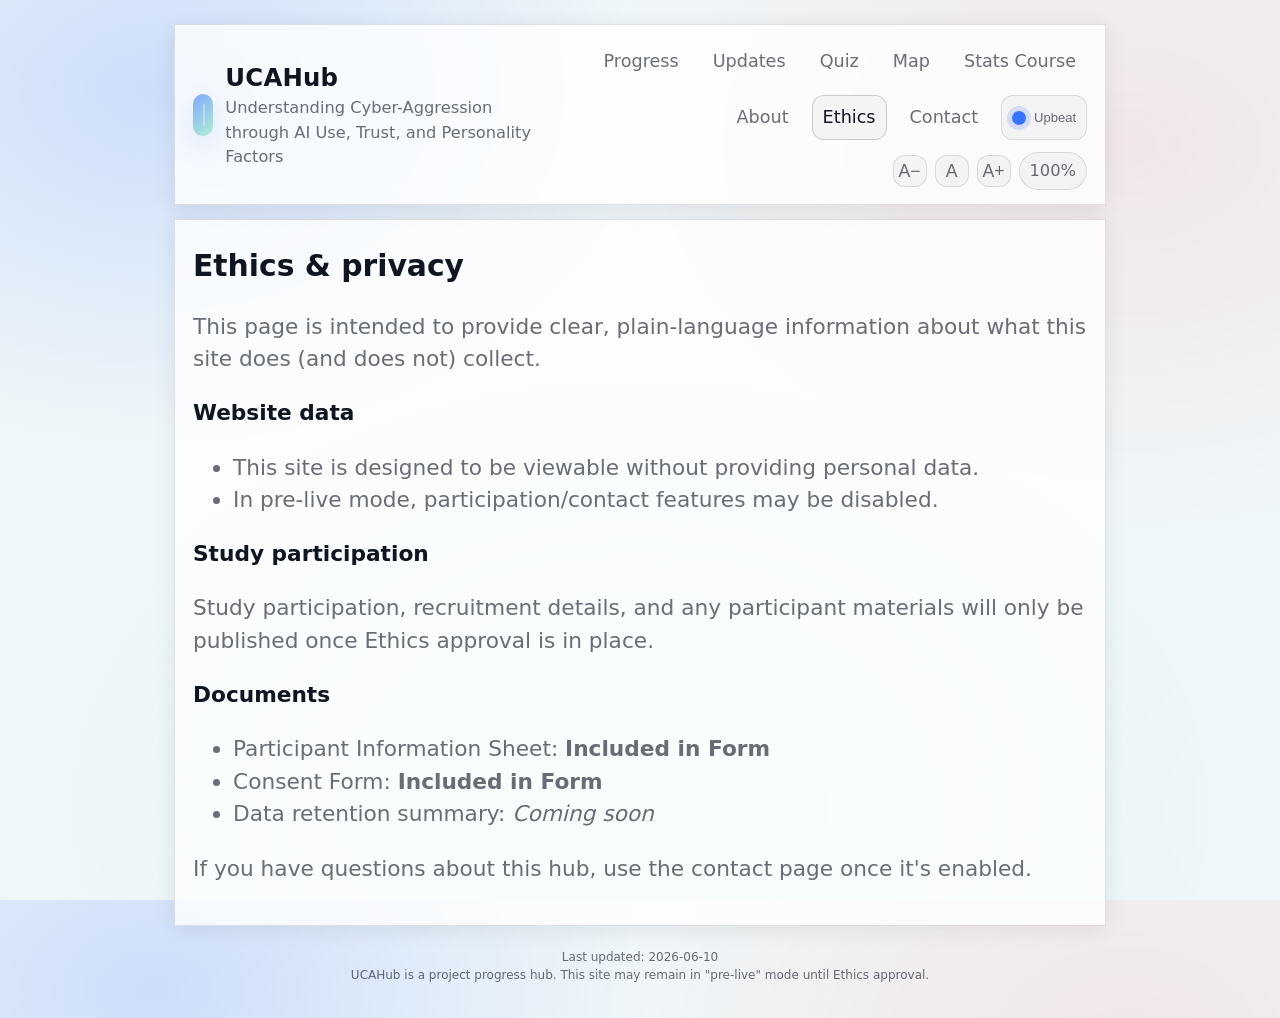
<file: ethics.html>
<!doctype html>
<html lang="en">
<head>
  <meta charset="utf-8"><meta name="viewport" content="width=device-width, initial-scale=1">
  <meta name="description" content="UCAHub ethics and privacy.">
  <link rel="stylesheet" href="/assets/style.css">
  <script src="/assets/app.js" defer></script>
</head>
<body>
<script>/* FOUC guard: apply saved theme + text size before first paint */
try{
  var ck=function(n){var m=document.cookie.match(new RegExp('(?:^|; )'+n+'=([^;]+)'));return m?m[1]:null;};
  var t=ck('ucahub_theme')||localStorage.getItem('ucahub_theme');
  if(t!=='dark'&&t!=='paper'&&t!=='bright')t='bright';
  if(t!=='dark')document.body.classList.add('theme-'+t);
  var f=parseFloat(ck('ucahub_font')||localStorage.getItem('ucahub_font_scale'));
  if(isFinite(f))document.documentElement.style.setProperty('--font-scale',Math.min(1.25,Math.max(0.9,f)));
}catch(e){}</script>
  <div id="preliveOverlay" aria-hidden="true"></div>
  <div class="container dim-wrap">
    <header class="header">
      <a class="brand" href="/"><div class="logo" aria-hidden="true"></div>
        <div><h1 data-site-name>UCAHub</h1><p data-tagline>Understanding Cyber-Aggression through AI Use, Trust, and Personality Factors</p></div>
      </a>
      <nav class="nav" aria-label="Primary">
        <a href="/progress.html">Progress</a>
        <a href="/updates.html">Updates</a>
        <a href="/quiz/">Quiz</a>
        <a href="/quiz/map.html">Map</a>
        <a href="https://stats.ucahub.ie">Stats Course</a>
        <a href="/about.html">About</a>
        <a href="/ethics.html" aria-current="page" style="color:var(--text);border-color:var(--control-hover-border);background:var(--control-bg)">Ethics</a>
        <a href="/contact.html">Contact</a>
        <button class="theme-toggle" id="themeToggle" type="button" aria-label="Theme toggle">
          <span class="theme-icon" aria-hidden="true"></span><span data-theme-label>Dark</span>
        </button>
        <span class="font-controls" aria-label="Text size controls">
          <button class="fc-btn" id="fontDec" type="button" title="Smaller text">A−</button>
          <button class="fc-btn" id="fontReset" type="button" title="Reset text size">A</button>
          <button class="fc-btn" id="fontInc" type="button" title="Larger text">A+</button>
          <span class="fc-label" id="fontLabel">100%</span>
        </span>
      </nav>
    </header>
    <main>
      <section class="content">
        <h2>Ethics &amp; privacy</h2>
        <p>This page is intended to provide clear, plain-language information about what this site does (and does not) collect.</p>
        <h3>Website data</h3>
        <ul>
          <li>This site is designed to be viewable without providing personal data.</li>
          <li>In pre-live mode, participation/contact features may be disabled.</li>
        </ul>
        <h3>Study participation</h3>
        <p>Study participation, recruitment details, and any participant materials will only be published once Ethics approval is in place.</p>
        <h3>Documents</h3>
        <ul>
          <li>Participant Information Sheet: <b>Included in Form</b></li>
          <li>Consent Form: <b>Included in Form</b></li>
          <li>Data retention summary: <em>Coming soon</em></li>
        </ul>
        <p>If you have questions about this hub, use the contact page once it's enabled.</p>
      </section>
    </main>
    <footer class="footer">
      <span id="lastUpdated"></span>
      <div>UCAHub is a project progress hub. This site may remain in "pre-live" mode until Ethics approval.</div>
    </footer>
  </div>
</body>
</html>
</file>
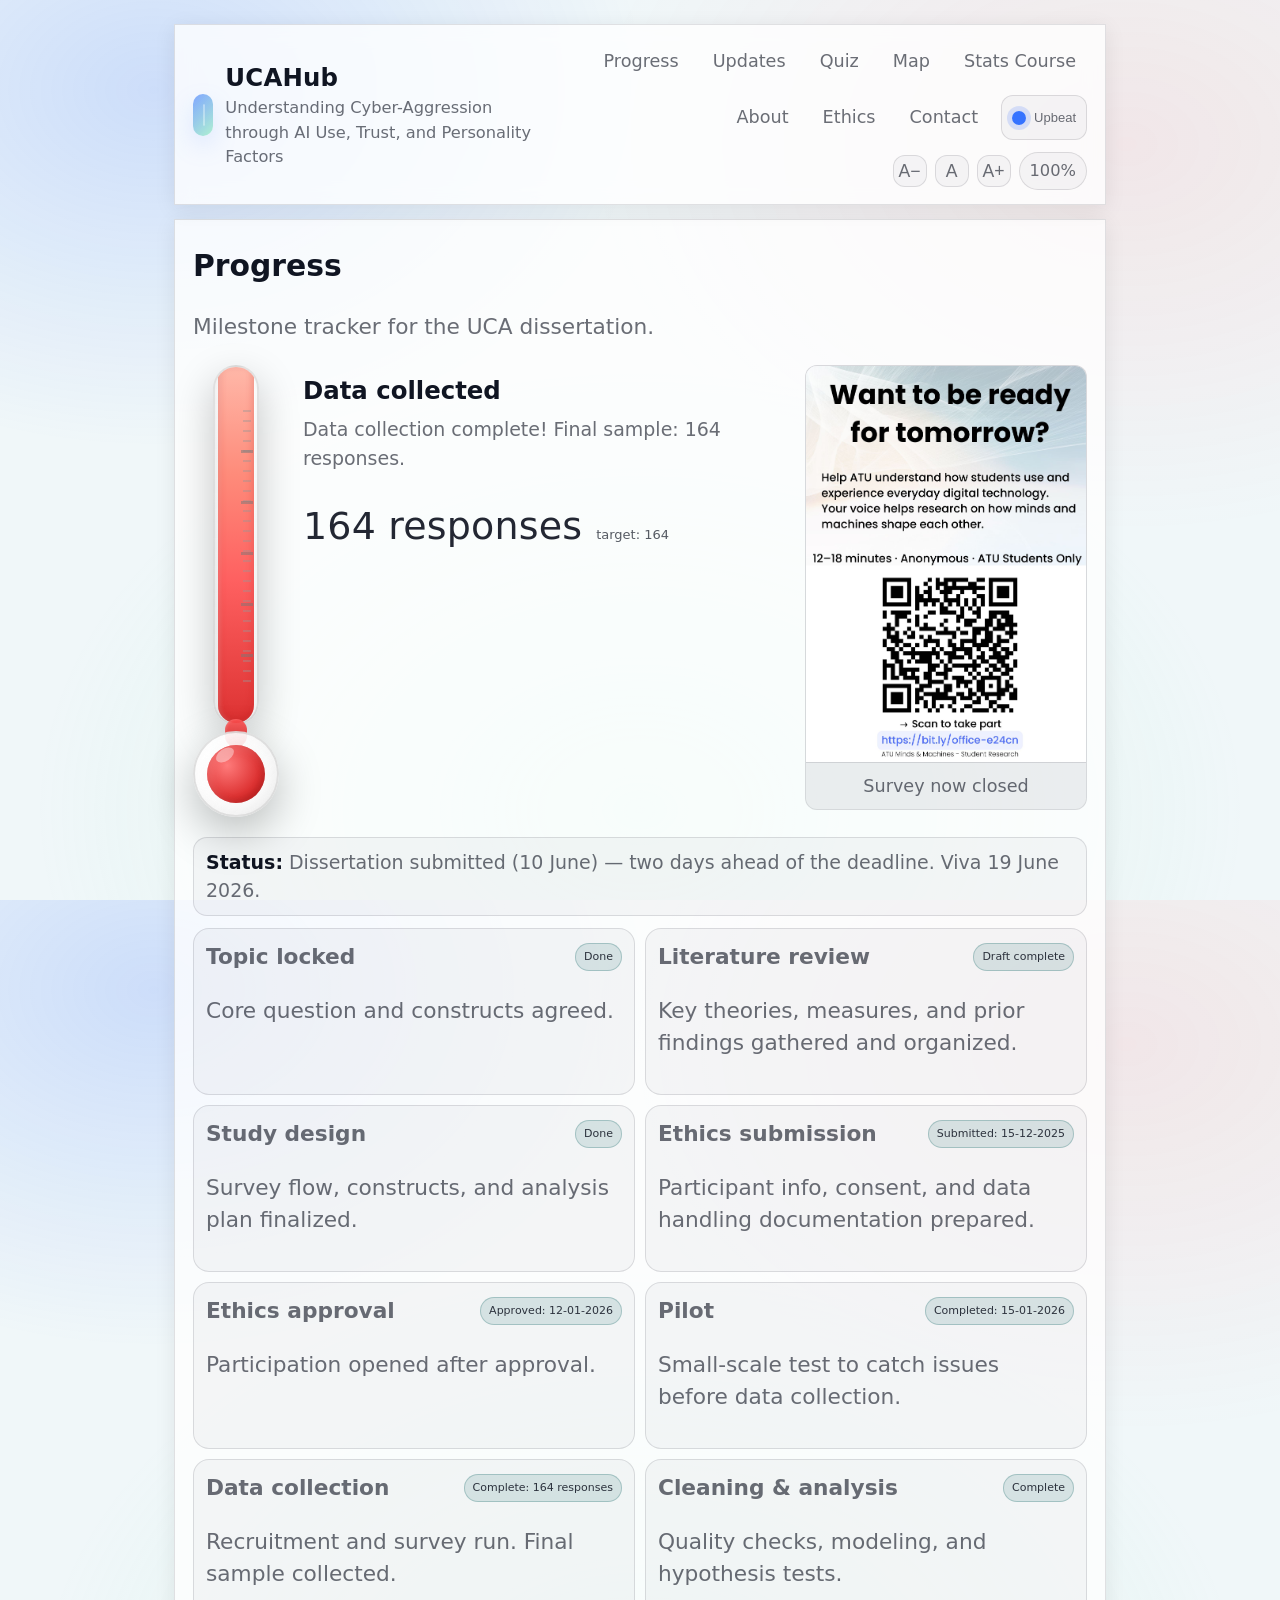
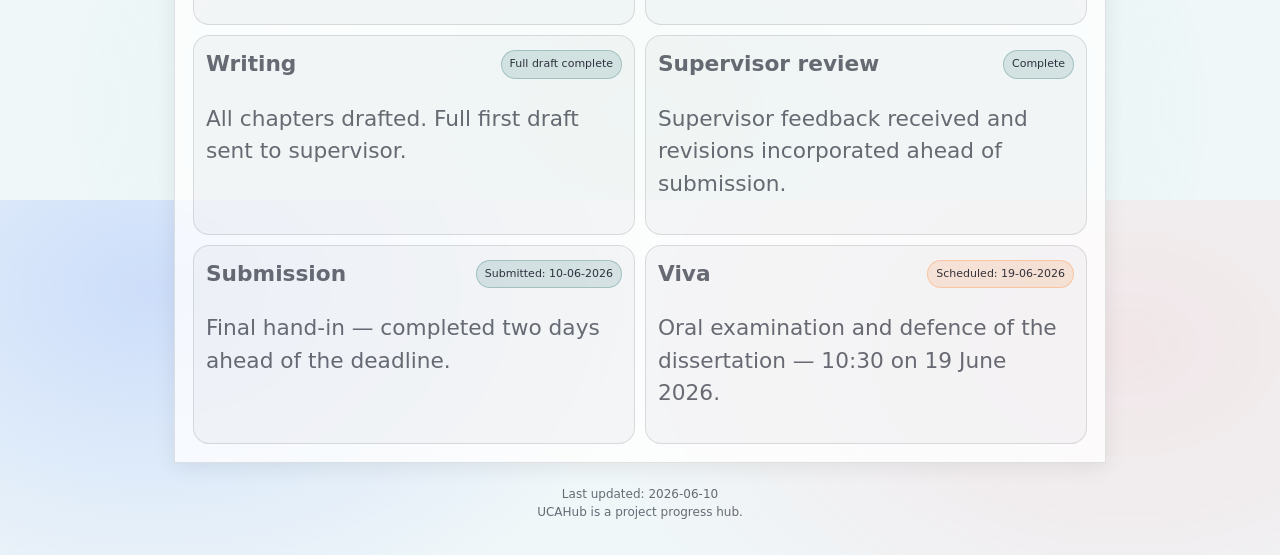
<file: progress.html>
<!doctype html>
<html lang="en">
<head>
  <meta charset="utf-8">
  <meta name="viewport" content="width=device-width, initial-scale=1">
  <meta name="description" content="UCAHub: a study hub for Understanding Cyber-Aggression through AI Use, Trust, and Personality Factors.">
  <link rel="stylesheet" href="/assets/style.css">
  <script src="/assets/app.js" defer></script>
</head>
<body>
<script>/* FOUC guard: apply saved theme + text size before first paint */
try{
  var ck=function(n){var m=document.cookie.match(new RegExp('(?:^|; )'+n+'=([^;]+)'));return m?m[1]:null;};
  var t=ck('ucahub_theme')||localStorage.getItem('ucahub_theme');
  if(t!=='dark'&&t!=='paper'&&t!=='bright')t='bright';
  if(t!=='dark')document.body.classList.add('theme-'+t);
  var f=parseFloat(ck('ucahub_font')||localStorage.getItem('ucahub_font_scale'));
  if(isFinite(f))document.documentElement.style.setProperty('--font-scale',Math.min(1.25,Math.max(0.9,f)));
}catch(e){}</script>
  <div id="preliveOverlay" aria-hidden="true"></div>

  <div class="container dim-wrap">
    <header class="header">
      <a class="brand" href="/">
        <div class="logo" aria-hidden="true"></div>
        <div>
          <h1 data-site-name>UCAHub</h1>
          <p data-tagline>Understanding Cyber-Aggression through AI Use, Trust, and Personality Factors</p>
        </div>
      </a>
      <nav class="nav" aria-label="Primary">
        <a href="/progress.html">Progress</a>
        <a href="/updates.html">Updates</a>
        <a href="/quiz/">Quiz</a>
        <a href="/quiz/map.html">Map</a>
        <a href="https://stats.ucahub.ie">Stats Course</a>
        <a href="/about.html">About</a>
        <a href="/ethics.html">Ethics</a>
        <a href="/contact.html">Contact</a>
      
        <button class="theme-toggle" id="themeToggle" type="button" aria-label="Theme toggle">
          <span class="theme-icon" aria-hidden="true"></span>
          <span data-theme-label>Dark</span>
        </button>
      
        <span class="font-controls" aria-label="Text size controls">
          <button class="fc-btn" id="fontDec" type="button" title="Smaller text">A−</button>
          <button class="fc-btn" id="fontReset" type="button" title="Reset text size">A</button>
          <button class="fc-btn" id="fontInc" type="button" title="Larger text">A+</button>
          <span class="fc-label" id="fontLabel">100%</span>
        </span>
      </nav>
    </header>

    <main>
      <section class="content">
        <h2>Progress</h2>
        <p>Milestone tracker for the UCA dissertation.</p>

        <div class="thermo-poster-wrap">
          <div class="thermo-wrap">
            <div class="thermo" data-kind="metric" aria-label="Thermometer showing data received">
              <div class="tube" aria-hidden="true">
                <div class="fill" aria-hidden="true"></div>
              </div>
              <div class="stem" aria-hidden="true"></div>
              <div class="bulb" aria-hidden="true"></div>
            </div>

            <div class="metric-box">
              <h3><span data-metric-name>Data collected</span></h3>
              <p data-metric-note>Data collection complete! Final sample: 164 responses.</p>

              <div class="metric-line">
                <div class="big"><span data-metric-current>0</span> <span data-metric-unit>responses</span></div>
                <div class="muted">target: <span data-metric-target>164</span></div>
              </div>
            </div>
          </div>

          <div class="poster-wrap">
            <a class="poster-link" href="https://bit.ly/office-e24cn" target="_blank" rel="noopener" aria-label="Open survey link (bit.ly/office-e24cn)">
              <img class="poster-img" src="/assets/ready-for-tomorrow.jpg" alt="Poster: Want to be ready for tomorrow? Scan to take part.">
              <div class="poster-cta">Survey now closed</div>
            </a>
          </div>
        </div>

        <div class="notice">
          <strong>Status:</strong> <span id="statusText">Loading…</span>
        </div>

        <ul class="progress" aria-label="Milestones">
          <li>
            <div class="stage"><strong>Topic locked</strong><span class="badge done">Done</span></div>
            <p>Core question and constructs agreed.</p>
          </li>
          <li>
            <div class="stage"><strong>Literature review</strong><span class="badge done">Draft complete</span></div>
            <p>Key theories, measures, and prior findings gathered and organized.</p>
          </li>
          <li>
            <div class="stage"><strong>Study design</strong><span class="badge done">Done</span></div>
            <p>Survey flow, constructs, and analysis plan finalized.</p>
          </li>
          <li>
            <div class="stage"><strong>Ethics submission</strong><span class="badge done">Submitted: 15-12-2025</span></div>
            <p>Participant info, consent, and data handling documentation prepared.</p>
          </li>
          <li>
            <div class="stage"><strong>Ethics approval</strong><span class="badge done">Approved: 12-01-2026</span></div>
            <p>Participation opened after approval.</p>
          </li>
          <li>
            <div class="stage"><strong>Pilot</strong><span class="badge done">Completed: 15-01-2026</span></div>
            <p>Small-scale test to catch issues before data collection.</p>
          </li>
          <li>
            <div class="stage"><strong>Data collection</strong><span class="badge done">Complete: 164 responses</span></div>
            <p>Recruitment and survey run. Final sample collected.</p>
          </li>
          <li>
            <div class="stage"><strong>Cleaning &amp; analysis</strong><span class="badge done">Complete</span></div>
            <p>Quality checks, modeling, and hypothesis tests.</p>
          </li>
          <li>
            <div class="stage"><strong>Writing</strong><span class="badge done">Full draft complete</span></div>
            <p>All chapters drafted. Full first draft sent to supervisor.</p>
          </li>
          <li>
            <div class="stage"><strong>Supervisor review</strong><span class="badge done">Complete</span></div>
            <p>Supervisor feedback received and revisions incorporated ahead of submission.</p>
          </li>
          <li>
            <div class="stage"><strong>Submission</strong><span class="badge done">Submitted: 10-06-2026</span></div>
            <p>Final hand-in — completed two days ahead of the deadline.</p>
          </li>
          <li>
            <div class="stage"><strong>Viva</strong><span class="badge now">Scheduled: 19-06-2026</span></div>
            <p>Oral examination and defence of the dissertation — 10:30 on 19 June 2026.</p>
          </li>
        </ul>
      </section>
    </main>

    <footer class="footer">
      <span id="lastUpdated"></span>
      <div>UCAHub is a project progress hub.</div>
    </footer>
  </div>
</body>
</html>
</file>
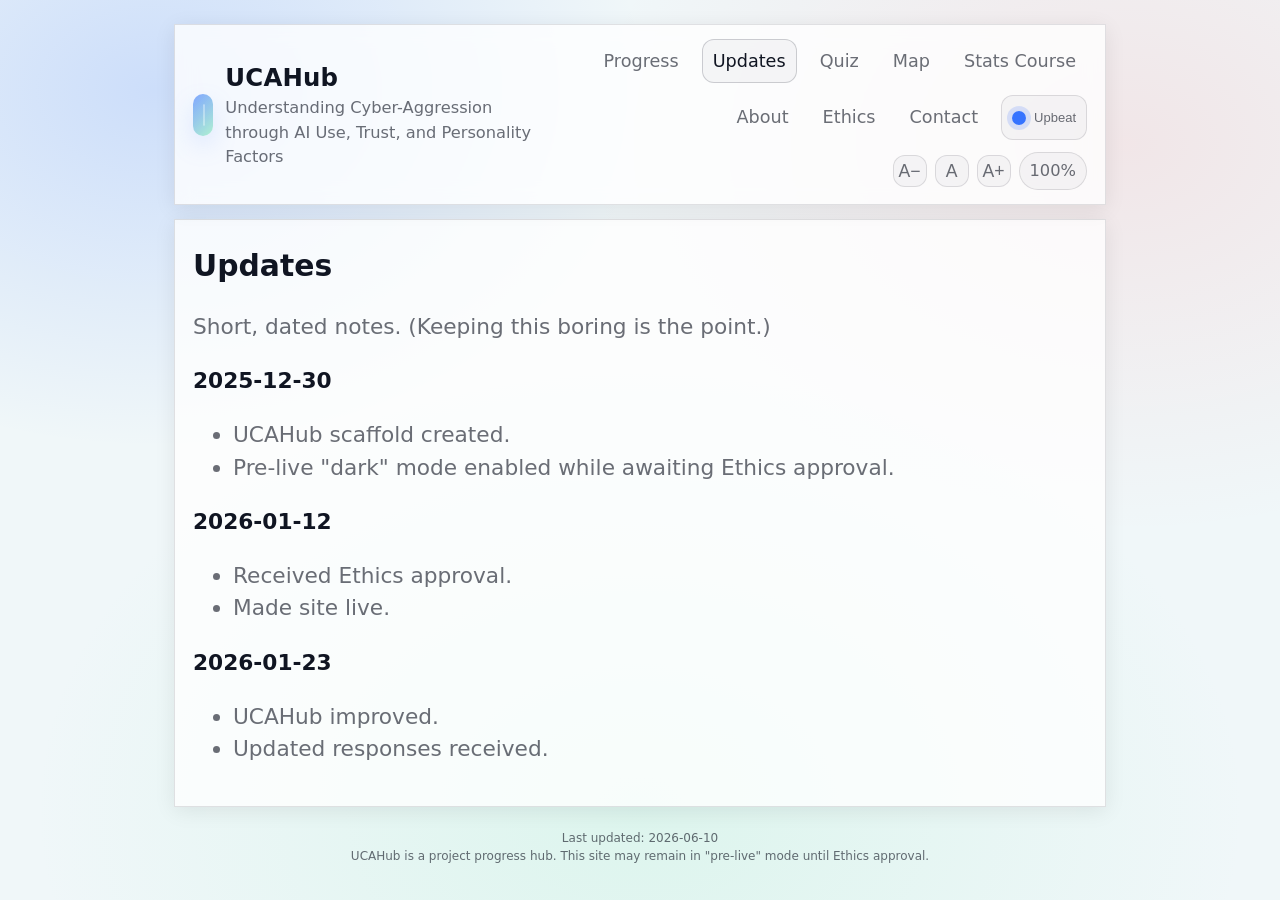
<file: updates.html>
<!doctype html>
<html lang="en">
<head>
  <meta charset="utf-8"><meta name="viewport" content="width=device-width, initial-scale=1">
  <meta name="description" content="UCAHub updates.">
  <link rel="stylesheet" href="/assets/style.css">
  <script src="/assets/app.js" defer></script>
</head>
<body>
<script>/* FOUC guard: apply saved theme + text size before first paint */
try{
  var ck=function(n){var m=document.cookie.match(new RegExp('(?:^|; )'+n+'=([^;]+)'));return m?m[1]:null;};
  var t=ck('ucahub_theme')||localStorage.getItem('ucahub_theme');
  if(t!=='dark'&&t!=='paper'&&t!=='bright')t='bright';
  if(t!=='dark')document.body.classList.add('theme-'+t);
  var f=parseFloat(ck('ucahub_font')||localStorage.getItem('ucahub_font_scale'));
  if(isFinite(f))document.documentElement.style.setProperty('--font-scale',Math.min(1.25,Math.max(0.9,f)));
}catch(e){}</script>
  <div id="preliveOverlay" aria-hidden="true"></div>
  <div class="container dim-wrap">
    <header class="header">
      <a class="brand" href="/"><div class="logo" aria-hidden="true"></div>
        <div><h1 data-site-name>UCAHub</h1><p data-tagline>Understanding Cyber-Aggression through AI Use, Trust, and Personality Factors</p></div>
      </a>
      <nav class="nav" aria-label="Primary">
        <a href="/progress.html">Progress</a>
        <a href="/updates.html" aria-current="page" style="color:var(--text);border-color:var(--control-hover-border);background:var(--control-bg)">Updates</a>
        <a href="/quiz/">Quiz</a>
        <a href="/quiz/map.html">Map</a>
        <a href="https://stats.ucahub.ie">Stats Course</a>
        <a href="/about.html">About</a>
        <a href="/ethics.html">Ethics</a>
        <a href="/contact.html">Contact</a>
        <button class="theme-toggle" id="themeToggle" type="button" aria-label="Theme toggle">
          <span class="theme-icon" aria-hidden="true"></span><span data-theme-label>Dark</span>
        </button>
        <span class="font-controls" aria-label="Text size controls">
          <button class="fc-btn" id="fontDec" type="button" title="Smaller text">A−</button>
          <button class="fc-btn" id="fontReset" type="button" title="Reset text size">A</button>
          <button class="fc-btn" id="fontInc" type="button" title="Larger text">A+</button>
          <span class="fc-label" id="fontLabel">100%</span>
        </span>
      </nav>
    </header>
    <main>
      <section class="content">
        <h2>Updates</h2>
        <p>Short, dated notes. (Keeping this boring is the point.)</p>
        <h3>2025-12-30</h3>
        <ul>
          <li>UCAHub scaffold created.</li>
          <li>Pre-live "dark" mode enabled while awaiting Ethics approval.</li>
        </ul>
        <h3>2026-01-12</h3>
        <ul>
          <li>Received Ethics approval.</li>
          <li>Made site live.</li>
        </ul>
        <h3>2026-01-23</h3>
        <ul>
          <li>UCAHub improved.</li>
          <li>Updated responses received.</li>
        </ul>
      </section>
    </main>
    <footer class="footer">
      <span id="lastUpdated"></span>
      <div>UCAHub is a project progress hub. This site may remain in "pre-live" mode until Ethics approval.</div>
    </footer>
  </div>
</body>
</html>
</file>
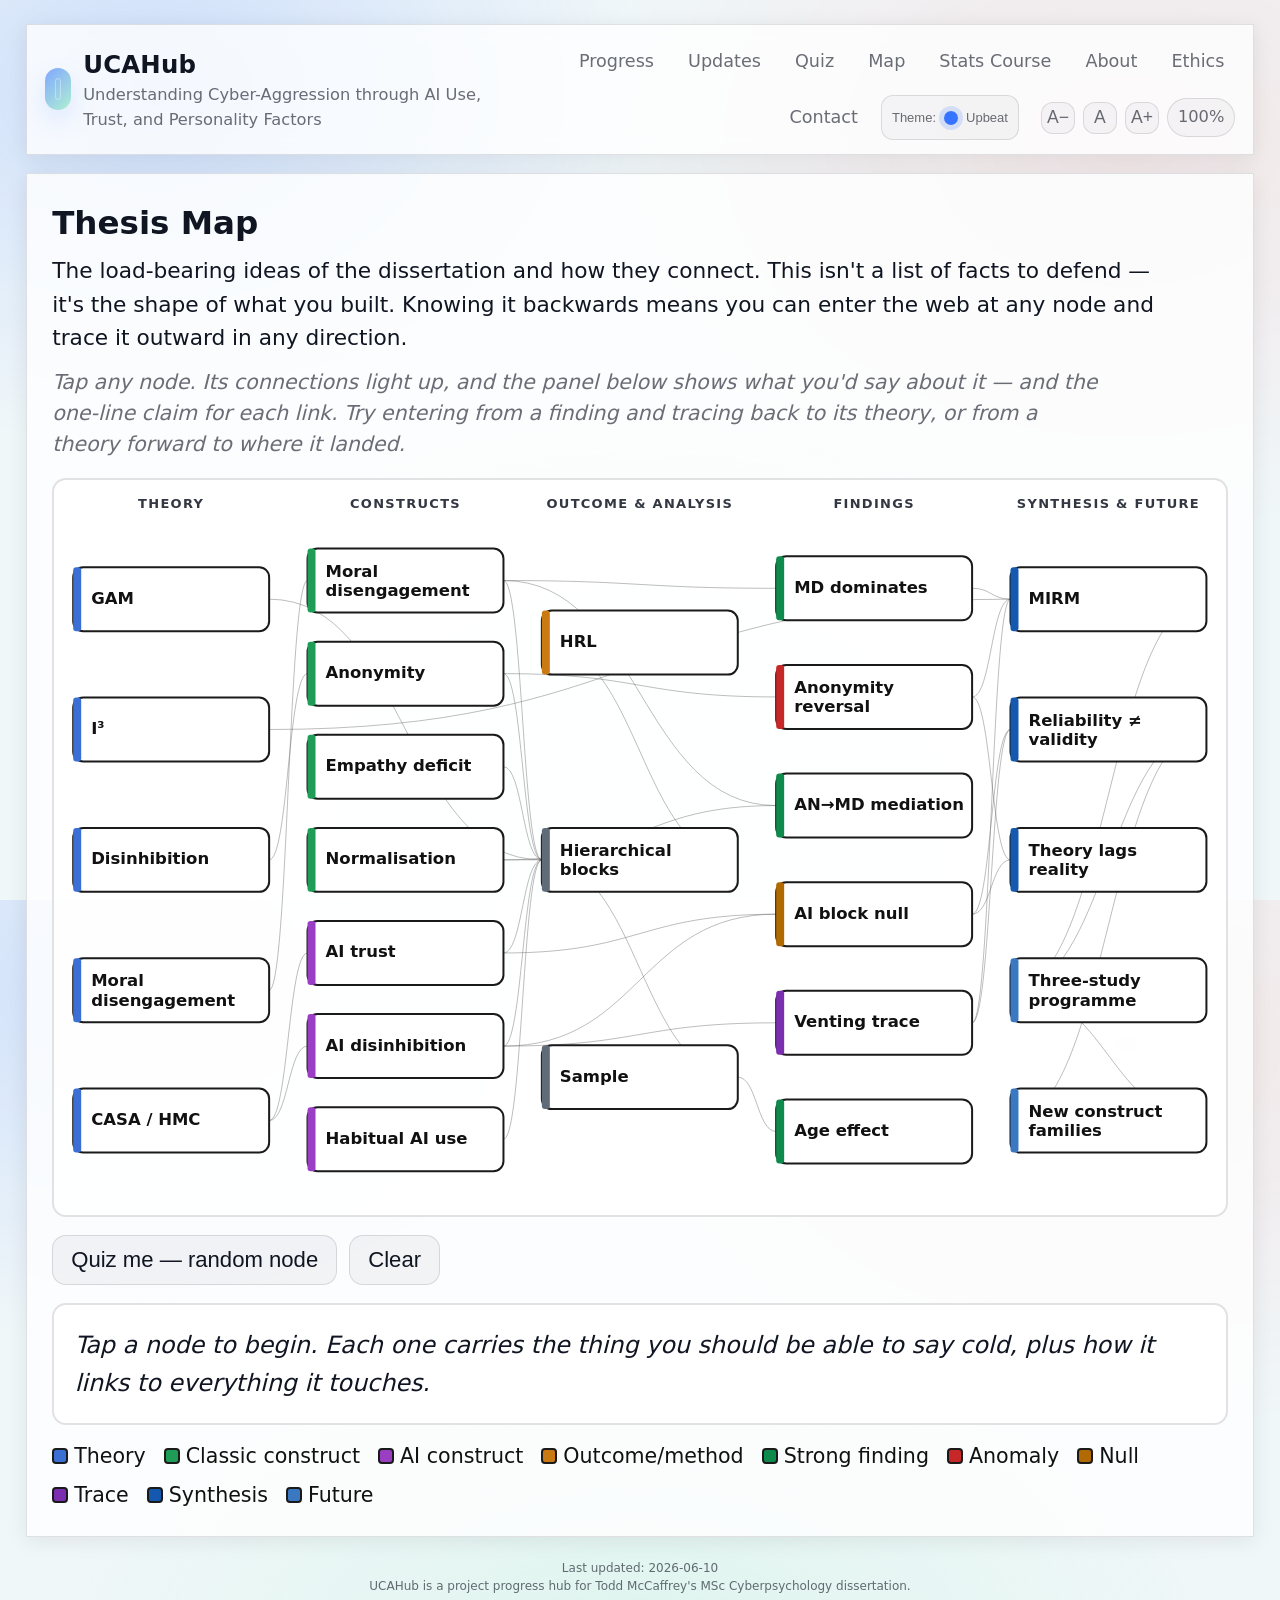
<file: quiz/map.html>
<!doctype html>
<html lang="en">
<head>
  <meta charset="utf-8">
  <meta name="viewport" content="width=device-width, initial-scale=1">
  <meta name="description" content="UCAHub Thesis Map — the load-bearing ideas of the UCA dissertation and how they connect. Tap any node to rehearse the links.">
  <title>Thesis Map — UCAHub</title>
  <link rel="stylesheet" href="/assets/style.css">
  <script src="/assets/app.js" defer></script>
  <script src="/quiz/mapdata.js" defer></script>
  <style>
    /* Break this page out of the site's centred container width cap */
    body .container.dim-wrap{ max-width:none; width:100%; padding-left:clamp(16px,2vw,40px); padding-right:clamp(16px,2vw,40px); }

    .map-wrap{
      margin-top:18px;padding:clamp(18px,2vw,30px);border-radius:var(--radius);
      border:1px solid var(--line);background:var(--card);box-shadow:var(--shadow);
    }
    .map-wrap h2{margin:0 0 6px;font-size:clamp(1.5rem,2.4vw,2.1rem)}
    .map-wrap .subtitle{margin:0 0 12px;color:var(--text);font-size:clamp(1rem,1.2vw,1.18rem);line-height:1.55;max-width:80ch}
    .map-hint{font-size:clamp(0.95rem,1.05vw,1.08rem);color:var(--muted);margin:0 0 18px;font-style:italic;max-width:80ch}

    .graph-box{
      border:2px solid var(--line);border-radius:14px;background:var(--card);
      overflow:hidden;position:relative;width:100%;
    }
    svg.graph{display:block;width:100%;height:auto;touch-action:manipulation}

    /* AAA: layer bands dark enough on paper */
    .layer-band{font-weight:700;letter-spacing:.1em;text-transform:uppercase;fill:var(--text);opacity:.85}

    /* edges: stronger so they're visible against paper; AAA non-text but keep perceivable */
    .edge{stroke:#5a5a5a;stroke-opacity:.4;fill:none;transition:stroke-opacity .2s,stroke .2s,stroke-width .2s}
    .edge.lit{stroke:#1558b0;stroke-opacity:1;stroke-width:3}
    .edge-label{fill:var(--text);opacity:0;transition:opacity .2s;pointer-events:none;font-weight:600}
    .edge-label.lit{opacity:1}
    .edge-label rect{fill:var(--card);stroke:#1558b0;stroke-width:1.5;rx:5}

    .node{cursor:pointer}
    /* AAA: every node has a dark border + near-black text regardless of fill hue.
       Category colour is carried by a thick LEFT BAR (.cbar), not by text contrast,
       so meaning is not conveyed by colour alone and text stays >=7:1. */
    .node rect.body{rx:10;fill:#ffffff;stroke:#1a1a1a;stroke-width:2;transition:stroke .15s,filter .15s}
    .node rect.cbar{rx:3}
    .node text{font-weight:700;fill:#111111;pointer-events:none;dominant-baseline:middle}
    .node text.sub{font-weight:600;fill:#333333}
    .node.dim rect.body{opacity:.5;transition:opacity .2s} .node.dim rect.cbar{opacity:.4} .node.dim text{opacity:.85}
    .node.lit rect.body{stroke-width:3}
    .node.selected rect.body{stroke-width:4;stroke:#1558b0;filter:drop-shadow(0 0 5px rgba(21,88,176,.6))}

    /* category bar colours — saturated enough to read as distinct on white */
    .c-theory{fill:#3b6fd4}
    .c-classic{fill:#1f9d57}
    .c-ai{fill:#9a3fc4}
    .c-outcome{fill:#c97a12}
    .c-method{fill:#5f6b76}
    .c-find-strong{fill:#0f8a4d}
    .c-find-anom{fill:#c62828}
    .c-find-null{fill:#b06a00}
    .c-find-trace{fill:#7b2fb0}
    .c-synth{fill:#1558b0}
    .c-future{fill:#3a78c2}

    .panel{
      margin-top:18px;border:2px solid var(--line);border-radius:14px;background:var(--card);
      padding:clamp(16px,1.6vw,26px);
    }
    .panel .empty{color:var(--text);font-style:italic;font-size:1.1rem;line-height:1.6}
    .panel h3{margin:0 0 2px;font-size:clamp(1.2rem,1.6vw,1.5rem);color:#111}
    .panel .full{font-size:clamp(0.9rem,1vw,1.05rem);color:var(--text);opacity:.8;margin:0 0 14px}
    .panel .say-label,.panel .links-label{font-size:0.82rem;letter-spacing:.14em;text-transform:uppercase;color:#0d47a1;font-weight:800;margin:16px 0 6px}
    .panel .say{font-size:clamp(1.05rem,1.25vw,1.28rem);line-height:1.6;color:#111}
    .panel ul{list-style:none;padding:0;margin:8px 0 0;display:grid;grid-template-columns:repeat(auto-fill,minmax(340px,1fr));gap:0 24px}
    .panel li{font-size:clamp(0.95rem,1.05vw,1.1rem);line-height:1.5;color:#111;padding:10px 0;border-top:1px solid var(--control-border)}
    .panel li .arrow{color:#0d47a1;font-weight:800}
    .panel li .peer{color:#0d47a1;cursor:pointer;text-decoration:underline;font-weight:700}
    .panel li .peer:hover{color:#08305f}

    .legend{display:flex;flex-wrap:wrap;gap:8px 18px;margin-top:16px;font-size:0.95rem;color:#111}
    .legend span{display:inline-flex;align-items:center;gap:6px}
    .legend i{width:16px;height:16px;border-radius:4px;display:inline-block;border:2px solid #1a1a1a}
    .recall-bar{display:flex;flex-wrap:wrap;gap:12px;margin-top:18px;align-items:center}
    .recall-bar .btn{font-size:1.02rem;padding:11px 18px}
  </style>
</head>
<body>
<script>/* FOUC guard: apply saved theme + text size before first paint */
try{
  var ck=function(n){var m=document.cookie.match(new RegExp('(?:^|; )'+n+'=([^;]+)'));return m?m[1]:null;};
  var t=ck('ucahub_theme')||localStorage.getItem('ucahub_theme');
  if(t!=='dark'&&t!=='paper'&&t!=='bright')t='bright';
  if(t!=='dark')document.body.classList.add('theme-'+t);
  var f=parseFloat(ck('ucahub_font')||localStorage.getItem('ucahub_font_scale'));
  if(isFinite(f))document.documentElement.style.setProperty('--font-scale',Math.min(1.25,Math.max(0.9,f)));
}catch(e){}</script>
  <div class="container dim-wrap">
    <header class="header">
      <a class="brand" href="/"><div class="logo" aria-hidden="true"></div>
        <div><h1 data-site-name>UCAHub</h1><p data-tagline>Understanding Cyber-Aggression through AI Use, Trust, and Personality Factors</p></div>
      </a>
      <nav class="nav" aria-label="Primary">
        <a href="/progress.html">Progress</a>
        <a href="/updates.html">Updates</a>
        <a href="/quiz/">Quiz</a>
        <a href="/quiz/map.html">Map</a>
        <a href="https://stats.ucahub.ie">Stats Course</a>
        <a href="/about.html">About</a>
        <a href="/ethics.html">Ethics</a>
        <a href="/contact.html">Contact</a>
        <button class="theme-toggle" id="themeToggle" type="button" aria-label="Theme toggle">
          Theme: <span class="theme-icon" aria-hidden="true"></span><span data-theme-label>Dark</span>
        </button>
        <span class="font-controls" aria-label="Text size controls">
          <button class="fc-btn" id="fontDec" type="button" title="Smaller text">A&minus;</button>
          <button class="fc-btn" id="fontReset" type="button" title="Reset text size">A</button>
          <button class="fc-btn" id="fontInc" type="button" title="Larger text">A+</button>
          <span class="fc-label" id="fontLabel">100%</span>
        </span>
      </nav>
    </header>

    <main>
      <div class="map-wrap">
        <h2>Thesis Map</h2>
        <p class="subtitle">The load-bearing ideas of the dissertation and how they connect. This isn't a list of facts to defend &mdash; it's the shape of what you built. Knowing it backwards means you can enter the web at any node and trace it outward in any direction.</p>
        <p class="map-hint">Tap any node. Its connections light up, and the panel below shows what you'd say about it &mdash; and the one-line claim for each link. Try entering from a finding and tracing back to its theory, or from a theory forward to where it landed.</p>

        <div class="graph-box" id="graphBox">
          <svg class="graph" id="graph" xmlns="http://www.w3.org/2000/svg" role="img" aria-label="Thesis concept map"></svg>
        </div>

        <div class="recall-bar">
          <button class="btn secondary" id="btnRandom" type="button">Quiz me &mdash; random node</button>
          <button class="btn secondary" id="btnClear" type="button">Clear</button>
        </div>

        <div class="panel" id="panel">
          <div class="empty">Tap a node to begin. Each one carries the thing you should be able to say cold, plus how it links to everything it touches.</div>
        </div>

        <div class="legend" id="legend"></div>
      </div>
    </main>

    <footer class="footer">
      <span id="lastUpdated"></span>
      <div>UCAHub is a project progress hub for Todd McCaffrey's MSc Cyberpsychology dissertation.</div>
    </footer>
  </div>

  <script>
  (function(){
    "use strict";
    function boot(){
      if(typeof MAP==="undefined"){ console.error("Thesis Map: mapdata.js did not load"); return; }
      var svg=document.getElementById("graph");
      var box=document.getElementById("graphBox");
      var panel=document.getElementById("panel");
      var NS="http://www.w3.org/2000/svg";
      function el(t,a){ var e=document.createElementNS(NS,t); for(var k in a) e.setAttribute(k,a[k]); return e; }
      function esc(s){ return (s||"").replace(/&/g,"&amp;").replace(/</g,"&lt;").replace(/>/g,"&gt;"); }
      function nodeById(id){ return MAP.nodes.find(function(n){return n.id===id;}); }
      function edgesOf(id){ return MAP.edges.filter(function(e){return e.from===id||e.to===id;}); }

      var byLayer={};
      MAP.nodes.forEach(function(n){ (byLayer[n.layer]=byLayer[n.layer]||[]).push(n); });
      var maxNodes=Math.max.apply(null,Object.keys(byLayer).map(function(k){return byLayer[k].length;}));

      var current=null, nodeEls={}, edgeEls={}, pos={};

      function build(){
        // measure available width
        var W=Math.max(360, box.clientWidth || box.getBoundingClientRect().width || 1200);
        var stacked = W < 720;
        var cols=MAP.layers.length;
        var padTop=54, padBot=30, padX=16;
        var nodeH = stacked?56:64, vgap = stacked?16:34;
        var H;
        svg.innerHTML="";
        nodeEls={}; edgeEls={}; pos={};

        if(stacked){
          // single column, grouped by layer with band headers
          var y=padTop, x=padX, nodeW=W-padX*2;
          var order=Object.keys(byLayer).sort();
          order.forEach(function(L){
            var band=el("text",{x:padX, y:y-14, "class":"layer-band", "font-size":"13"});
            band.textContent=MAP.layers[+L]; svg.appendChild(band);
            byLayer[L].forEach(function(n){
              pos[n.id]={x:x+nodeW/2, y:y+nodeH/2, w:nodeW};
              y+=nodeH+vgap;
            });
            y+=18;
          });
          H=y+padBot;
        } else {
          var colW=W/cols;
          var nodeW=Math.min(196, colW-30);
          H=padTop+padBot+maxNodes*nodeH+(maxNodes-1)*vgap;
          Object.keys(byLayer).forEach(function(L){
            var arr=byLayer[L], cx=colW*(+L)+colW/2;
            var usable=H-padTop-padBot, gap=usable/arr.length;
            arr.forEach(function(n,i){ pos[n.id]={x:cx, y:padTop+gap*i+gap/2, w:nodeW}; });
          });
          MAP.layers.forEach(function(name,i){
            var t=el("text",{x:colW*i+colW/2, y:28, "text-anchor":"middle", "class":"layer-band", "font-size":"13"});
            t.textContent=name; svg.appendChild(t);
          });
        }

        svg.setAttribute("viewBox","0 0 "+W+" "+H);

        // edges
        var edgeG=el("g",{}); svg.appendChild(edgeG);
        var labelG=el("g",{}); svg.appendChild(labelG);
        MAP.edges.forEach(function(e,idx){
          var a=pos[e.from], b=pos[e.to]; if(!a||!b) return;
          var d;
          if(stacked){ d="M"+a.x+","+a.y+" C"+a.x+","+((a.y+b.y)/2)+" "+b.x+","+((a.y+b.y)/2)+" "+b.x+","+b.y; }
          else { var mx=(a.x+b.x)/2; d="M"+(a.x+a.w/2)+","+a.y+" C"+mx+","+a.y+" "+mx+","+b.y+" "+(b.x-b.w/2)+","+b.y; }
          var p=el("path",{d:d,"class":"edge"}); edgeG.appendChild(p);
          var lg=el("g",{"class":"edge-label"});
          var rect=el("rect",{}); var tx=el("text",{x:(a.x+b.x)/2,y:(a.y+b.y)/2,"text-anchor":"middle","font-size":"12.5"});
          tx.textContent=e.claim.length>52?e.claim.slice(0,50)+"…":e.claim;
          lg.appendChild(rect); lg.appendChild(tx); labelG.appendChild(lg);
          edgeEls[idx]={path:p,label:lg,rect:rect,txt:tx,e:e};
        });

        // nodes
        MAP.nodes.forEach(function(n){
          var p=pos[n.id]; if(!p) return;
          var w=p.w, h=nodeH;
          var g=el("g",{"class":"node", "data-id":n.id, tabindex:"0", role:"button","aria-label":n.label});
          var body=el("rect",{x:p.x-w/2, y:p.y-h/2, width:w, height:h, "class":"body"});
          var cbar=el("rect",{x:p.x-w/2, y:p.y-h/2, width:8, height:h, "class":"cbar c-"+n.tag});
          var t=el("text",{x:p.x-w/2+18, y:p.y, "font-size":"16.5", "text-anchor":"start"});
          // wrap label to ~2 lines if long
          var words=n.label.split(" "), line1=n.label, line2="";
          if(n.label.length>16){
            var half=Math.ceil(words.length/2);
            line1=words.slice(0,half).join(" "); line2=words.slice(half).join(" ");
          }
          if(line2){
            t.setAttribute("y", p.y-9);
            var ts1=el("tspan",{x:p.x-w/2+18}); ts1.textContent=line1; t.appendChild(ts1);
            var t2=el("text",{x:p.x-w/2+18, y:p.y+11, "font-size":"16.5","text-anchor":"start"}); t2.textContent=line2;
            g.appendChild(body); g.appendChild(cbar); g.appendChild(t); g.appendChild(t2);
          } else {
            t.textContent=n.label;
            g.appendChild(body); g.appendChild(cbar); g.appendChild(t);
          }
          svg.appendChild(g);
          g.addEventListener("click",function(){ select(n.id); });
          g.addEventListener("keydown",function(ev){ if(ev.key==="Enter"||ev.key===" "){ev.preventDefault();select(n.id);} });
          nodeEls[n.id]=g;
        });

        // size edge-label rects
        Object.keys(edgeEls).forEach(function(k){
          var o=edgeEls[k]; try{ var bb=o.txt.getBBox();
            o.rect.setAttribute("x",bb.x-6); o.rect.setAttribute("y",bb.y-3);
            o.rect.setAttribute("width",bb.width+12); o.rect.setAttribute("height",bb.height+6);
          }catch(_){}
        });

        if(current) select(current);
      }

      function clearLit(){
        Object.keys(nodeEls).forEach(function(id){ nodeEls[id].classList.remove("lit","dim","selected"); });
        Object.keys(edgeEls).forEach(function(k){ edgeEls[k].path.classList.remove("lit"); edgeEls[k].label.classList.remove("lit"); });
      }
      function select(id){
        current=id; clearLit();
        var neighbours={}; neighbours[id]=true;
        MAP.edges.forEach(function(e,idx){
          if(e.from===id||e.to===id){
            if(edgeEls[idx]){ edgeEls[idx].path.classList.add("lit"); edgeEls[idx].label.classList.add("lit"); }
            neighbours[e.from]=true; neighbours[e.to]=true;
          }
        });
        Object.keys(nodeEls).forEach(function(nid){
          if(neighbours[nid]) nodeEls[nid].classList.add("lit");
          else nodeEls[nid].classList.add("dim");
        });
        if(nodeEls[id]) nodeEls[id].classList.add("selected");
        renderPanel(id);
      }
      function renderPanel(id){
        var n=nodeById(id);
        var html='<h3>'+esc(n.label)+'</h3><div class="full">'+esc(n.full)+'</div>';
        html+='<div class="say-label">What you say</div><div class="say">'+esc(n.say)+'</div>';
        var es=edgesOf(id);
        if(es.length){
          html+='<div class="links-label">Connections ('+es.length+')</div><ul>';
          es.forEach(function(e){
            var other = e.from===id ? e.to : e.from;
            var dir = e.from===id ? "→" : "←";
            var on=nodeById(other);
            html+='<li><span class="arrow">'+dir+'</span> <span class="peer" data-go="'+other+'" tabindex="0" role="button">'+esc(on.label)+'</span> &mdash; '+esc(e.claim)+'</li>';
          });
          html+='</ul>';
        }
        panel.innerHTML=html;
        panel.querySelectorAll(".peer").forEach(function(elm){
          elm.addEventListener("click",function(){ select(elm.getAttribute("data-go")); });
          elm.addEventListener("keydown",function(ev){ if(ev.key==="Enter"||ev.key===" "){ev.preventDefault();select(elm.getAttribute("data-go"));} });
        });
        panel.scrollIntoView({behavior:"smooth",block:"nearest"});
      }

      document.getElementById("btnRandom").addEventListener("click",function(){
        var n=MAP.nodes[Math.floor(Math.random()*MAP.nodes.length)];
        select(n.id);
      });
      document.getElementById("btnClear").addEventListener("click",function(){
        current=null; clearLit();
        panel.innerHTML='<div class="empty">Tap a node to begin. Each one carries the thing you should be able to say cold, plus how it links to everything it touches.</div>';
      });

      // legend
      var legendDefs=[
        ["c-theory","Theory"],["c-classic","Classic construct"],["c-ai","AI construct"],
        ["c-outcome","Outcome/method"],["c-find-strong","Strong finding"],
        ["c-find-anom","Anomaly"],["c-find-null","Null"],["c-find-trace","Trace"],
        ["c-synth","Synthesis"],["c-future","Future"]
      ];
      var swatch={
        "c-theory":"#3b6fd4","c-classic":"#1f9d57","c-ai":"#9a3fc4","c-outcome":"#c97a12",
        "c-find-strong":"#0f8a4d","c-find-anom":"#c62828","c-find-null":"#b06a00",
        "c-find-trace":"#7b2fb0","c-synth":"#1558b0","c-future":"#3a78c2"
      };
      var leg=document.getElementById("legend");
      legendDefs.forEach(function(d){
        var s=document.createElement("span");
        var i=document.createElement("i"); i.style.background=swatch[d[0]];
        s.appendChild(i); s.appendChild(document.createTextNode(d[1]));
        leg.appendChild(s);
      });

      build();
      var rt; window.addEventListener("resize",function(){ clearTimeout(rt); rt=setTimeout(build,150); });
    }
    if(document.readyState==="loading"){ document.addEventListener("DOMContentLoaded", boot); } else { boot(); }
  })();
  </script>
</body>
</html>
</file>
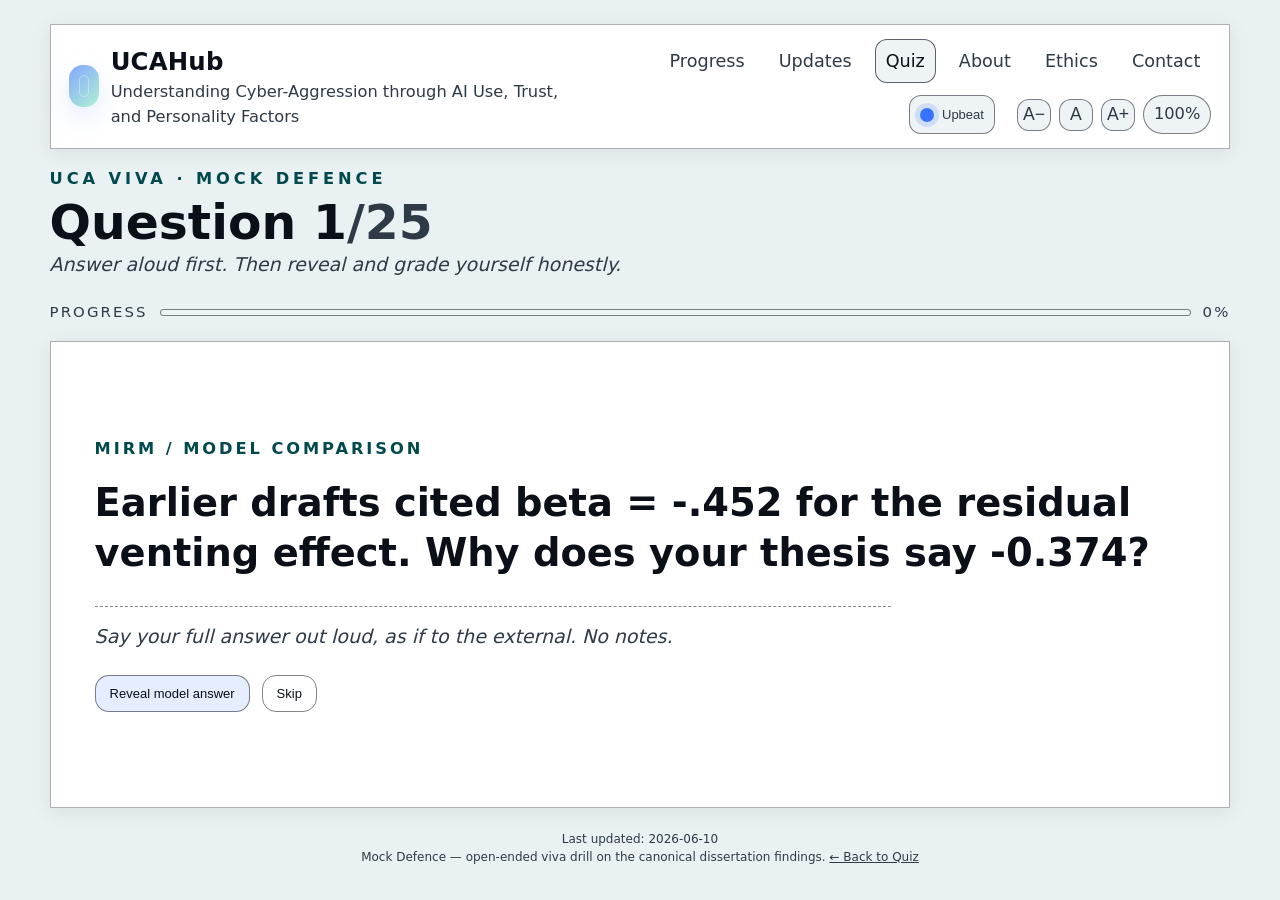
<file: quiz/mock-defence.html>
<!doctype html>
<html lang="en">
<head>
  <meta charset="utf-8">
  <meta name="viewport" content="width=device-width, initial-scale=1">
  <meta name="description" content="UCAHub Mock Defence — an open-ended viva flashcard drill on the canonical dissertation findings.">
  <title>Mock Defence — UCAHub</title>
  <link rel="stylesheet" href="/assets/style.css">
  <script src="/assets/app.js" defer></script>
  <script src="/quiz/viva-bank.js" defer></script>
  <style>
    /* ===== Mock Defence — theme-aware, full-window ===== */
    .container{max-width:96vw}
    .dim-wrap{min-height:100vh; display:flex; flex-direction:column}
    .dim-wrap > main{flex:1 1 auto; display:flex}
    .mock-wrap{width:100%; display:flex; flex-direction:column; margin-top:18px}

    .mock-masthead{margin-bottom:6px}
    .mock-kicker{font-size:0.75rem; letter-spacing:.24em; text-transform:uppercase; color:var(--accent); font-weight:700}
    .mock-masthead h2{font-size:clamp(1.5rem,4vw,2.25rem); line-height:1.05; margin:6px 0 2px; color:var(--text)}
    .mock-sub{color:var(--muted); font-size:0.875rem; font-style:italic}

    .mock-meter{display:flex; gap:12px; align-items:center; margin:16px 0 18px;
      font-size:0.6875rem; letter-spacing:.14em; text-transform:uppercase; color:var(--muted)}
    .mock-track{flex:1; height:7px; background:var(--control-bg); border:1px solid var(--control-border);
      border-radius:999px; overflow:hidden}
    .mock-fill{height:100%; background:linear-gradient(90deg,var(--accent),rgba(151,237,195,.85));
      width:0; transition:width .4s ease}

    .mock-card{flex:1 1 auto; display:flex; flex-direction:column; justify-content:center;
      background:var(--card); border:1px solid var(--line); border-radius:var(--radius);
      box-shadow:var(--shadow); padding:clamp(22px,4vw,44px)}
    .mock-tagrow{display:flex; justify-content:space-between; align-items:baseline; gap:12px;
      margin-bottom:16px; flex-wrap:wrap}
    .mock-cat{font-size:0.75rem; letter-spacing:.18em; text-transform:uppercase; color:var(--accent); font-weight:700}
    .mock-prio{font-size:0.6875rem; letter-spacing:.14em; text-transform:uppercase; padding:4px 11px;
      border:1px solid var(--accent); color:var(--accent); border-radius:999px}
    .mock-q{font-size:clamp(1.25rem,3vw,1.9rem); line-height:1.3; font-weight:600; color:var(--text); margin:0 0 10px}
    .mock-prompt{font-style:italic; color:var(--muted); font-size:0.875rem; margin-top:18px;
      border-top:1px dashed var(--control-border); padding-top:14px}
    .mock-reveal{margin-top:22px; border-top:2px solid var(--line); padding-top:18px; animation:mockfade .35s ease}
    @keyframes mockfade{from{opacity:0; transform:translateY(6px)} to{opacity:1; transform:none}}
    .mock-rlabel{font-size:0.75rem; letter-spacing:.2em; text-transform:uppercase; color:var(--accent);
      font-weight:700; margin-bottom:8px}
    .mock-answer{font-size:1.0625rem; line-height:1.6; color:var(--text)}
    .mock-warn{margin-top:16px; background:var(--control-bg); border-left:4px solid var(--accent);
      padding:12px 16px; font-size:0.9375rem; line-height:1.55; color:var(--text); border-radius:0 10px 10px 0}
    .mock-warn b{font-size:0.6875rem; letter-spacing:.16em; text-transform:uppercase; color:var(--accent);
      display:block; margin-bottom:4px}

    .mock-btnrow{display:flex; gap:12px; margin-top:24px; flex-wrap:wrap}
    .grade{flex:1; min-width:130px}
    .g-got{background:rgba(151,237,195,.16); border-color:rgba(151,237,195,.55); color:var(--text)}
    .g-got:hover{background:rgba(151,237,195,.24)}
    .g-shaky{background:rgba(255,191,73,.16); border-color:rgba(255,191,73,.55); color:var(--text)}
    .g-shaky:hover{background:rgba(255,191,73,.24)}
    .g-missed{background:rgba(255,99,99,.16); border-color:rgba(255,99,99,.55); color:var(--text)}
    .g-missed:hover{background:rgba(255,99,99,.24)}

    /* Results */
    .mock-score{font-size:clamp(1.5rem,4vw,2rem); color:var(--text); margin-bottom:6px}
    .mock-pill{display:inline-block; padding:3px 12px; border-radius:999px; font-weight:700;
      margin-left:8px; font-size:0.8125rem; color:var(--text)}
    .mock-scoreline{font-size:0.9375rem; margin:18px 0; line-height:2; color:var(--muted)}
    .mock-catbreak{margin-top:20px}
    .mock-catrow{display:flex; align-items:center; gap:10px; font-size:0.8125rem; margin:7px 0; color:var(--muted)}
    .mock-catname{flex:0 0 220px; text-transform:uppercase; letter-spacing:.06em; font-size:0.6875rem}
    .mock-catbar{flex:1; height:14px; background:var(--control-bg); border:1px solid var(--control-border);
      border-radius:999px; overflow:hidden; display:flex}
    .mock-seg{height:100%}
    .mock-footnote{margin-top:26px; font-size:0.8125rem; font-style:italic; color:var(--muted);
      border-top:1px dashed var(--control-border); padding-top:14px; line-height:1.6}

    /* ============================================================
       WCAG 2.1 AAA layer
       1.4.6 Contrast (Enhanced) 7:1 — opaque, high-contrast palettes
       1.4.8 Visual Presentation — measure <=80ch, line-height >=1.5,
              not justified, no horizontal scroll on 200% zoom
       2.4.7 / 2.4.13 — visible, high-contrast focus indicator
       ============================================================ */

    /* Deterministic, opaque palettes per theme (override the translucent
       site variables for this page only so contrast is measurable). */
    body{
      background:#0b0d12 !important;
      --bg:#0b0d12; --card:#171b24;
      --text:#ffffff; --muted:#cfd6e2; --accent:#a9caff;
      --line:rgba(255,255,255,.34);
      --control-bg:#222836; --control-border:rgba(255,255,255,.52);
      --control-hover-bg:#2b3242; --control-hover-border:rgba(255,255,255,.66);
    }
    body.theme-bright{
      background:#e9f1f3 !important;
      --bg:#e9f1f3; --card:#ffffff;
      --text:#0a0f18; --muted:#2e3a46; --accent:#00494c;
      --line:rgba(16,21,34,.34);
      --control-bg:#eef3f5; --control-border:rgba(16,21,34,.52);
      --control-hover-bg:#e6edef; --control-hover-border:rgba(16,21,34,.66);
    }
    body.theme-paper{
      background:#ffffff !important;
      --bg:#ffffff; --card:#ffffff;
      --text:#000000; --muted:#262626; --accent:#0a39a0;
      --line:rgba(0,0,0,.38);
      --control-bg:#f1f1f1; --control-border:rgba(0,0,0,.55);
      --control-hover-bg:#e9e9e9; --control-hover-border:rgba(0,0,0,.7);
    }
    /* Force the chrome opaque so text contrast is deterministic. */
    .header, body.theme-bright .header, body.theme-paper .header{
      background:var(--card) !important; backdrop-filter:none;
    }
    .mock-card{background:var(--card)}

    /* 1.4.8 — limit line length of text blocks to <=80 characters.
       66ch of the "0"-glyph maps to ~72 proportional chars/line. */
    .mock-q, .mock-answer, .mock-warn, .mock-prompt, .mock-sub,
    .mock-scoreline, .mock-footnote{max-width:66ch}
    /* 1.4.8 — block line spacing >= 1.5. */
    .mock-answer{line-height:1.6}
    .mock-warn{line-height:1.6}
    .mock-prompt{line-height:1.6}
    .mock-footnote{line-height:1.6}

    /* 2.4.7 / 2.4.13 — visible focus indicator (>=3:1, thick, offset). */
    a:focus-visible, button:focus-visible,
    .btn:focus-visible, .nav a:focus-visible,
    .theme-toggle:focus-visible, .fc-btn:focus-visible{
      outline:3px solid var(--accent);
      outline-offset:3px;
      border-radius:6px;
    }
  </style>
</head>
<body>
  <div id="preliveOverlay" aria-hidden="true"></div>
  <div class="container dim-wrap">
    <header class="header">
      <a class="brand" href="/"><div class="logo" aria-hidden="true"></div>
        <div><h1 data-site-name>UCAHub</h1><p data-tagline>Understanding Cyber-Aggression through AI Use, Trust, and Personality Factors</p></div>
      </a>
      <nav class="nav" aria-label="Primary">
        <a href="/progress.html">Progress</a>
        <a href="/updates.html">Updates</a>
        <a href="/quiz/" aria-current="page" style="color:var(--text);border-color:var(--control-hover-border);background:var(--control-bg)">Quiz</a>
        <a href="/about.html">About</a>
        <a href="/ethics.html">Ethics</a>
        <a href="/contact.html">Contact</a>
        <button class="theme-toggle" id="themeToggle" type="button" aria-label="Theme toggle">
          <span class="theme-icon" aria-hidden="true"></span><span data-theme-label>Dark</span>
        </button>
        <span class="font-controls" aria-label="Text size controls">
          <button class="fc-btn" id="fontDec" type="button" title="Smaller text">A−</button>
          <button class="fc-btn" id="fontReset" type="button" title="Reset text size">A</button>
          <button class="fc-btn" id="fontInc" type="button" title="Larger text">A+</button>
          <span class="fc-label" id="fontLabel">100%</span>
        </span>
      </nav>
    </header>

    <main>
      <div class="mock-wrap" id="root"></div>
    </main>

    <footer class="footer">
      <span id="lastUpdated"></span>
      <div>Mock Defence — open-ended viva drill on the canonical dissertation findings. <a href="/quiz/">← Back to Quiz</a></div>
    </footer>
  </div>

  <script>
  (function(){
    "use strict";
    var BANK = [];
    var POOL = 25;
    var state = {};

    function pick(){
      // weighted draw: weight-3 strongly favoured, then 2, then 1, no repeats
      var bag=[];
      BANK.forEach(function(q){ var n=q.weight===3?4:q.weight===2?2:1; for(var i=0;i<n;i++)bag.push(q); });
      var seen={}, out=[];
      while(out.length<POOL && bag.length){
        var i=Math.floor(Math.random()*bag.length), q=bag[i];
        if(!seen[q.id]){seen[q.id]=1;out.push(q);}
        bag.splice(i,1);
      }
      for(var s=out.length-1;s>0;s--){var j=Math.floor(Math.random()*(s+1));var t=out[s];out[s]=out[j];out[j]=t;}
      return out;
    }
    function start(){ state={set:pick(),idx:0,revealed:false,grades:{}}; render(); }
    function esc(s){return (s||"").replace(/&/g,"&amp;").replace(/</g,"&lt;");}

    function render(){
      var root=document.getElementById("root");
      if(state.idx>=state.set.length){ return renderEnd(root); }
      var q=state.set[state.idx], n=state.set.length, pct=Math.round(state.idx/n*100);
      var h='<div class="mock-masthead"><div class="mock-kicker">UCA Viva · Mock Defence</div>'
        +'<h2>Question '+(state.idx+1)+'<span style="color:var(--muted)">/'+n+'</span></h2>'
        +'<div class="mock-sub">Answer aloud first. Then reveal and grade yourself honestly.</div></div>'
        +'<div class="mock-meter"><span>Progress</span><div class="mock-track"><div class="mock-fill" style="width:'+pct+'%"></div></div><span>'+pct+'%</span></div>'
        +'<div class="mock-card"><div class="mock-tagrow"><span class="mock-cat">'+esc(q.cat)+'</span>'
        +(q.weight===3?'<span class="mock-prio">High-priority · exposure point</span>':'')+'</div>'
        +'<div class="mock-q">'+esc(q.q)+'</div>';
      if(!state.revealed){
        h+='<div class="mock-prompt">Say your full answer out loud, as if to the external. No notes.</div>'
          +'<div class="mock-btnrow"><button class="btn" onclick="MOCK.reveal()">Reveal model answer</button>'
          +'<button class="btn ghost" onclick="MOCK.skip()">Skip</button></div>';
      }else{
        h+='<div class="mock-reveal"><div class="mock-rlabel">Model answer</div><div class="mock-answer">'+esc(q.a)+'</div>';
        if(q.warn){ h+='<div class="mock-warn"><b>Todd-eeze warning</b>'+esc(q.warn)+'</div>'; }
        h+='<div class="mock-btnrow"><button class="btn grade g-got" onclick="MOCK.grade(\'got\')">Got it</button>'
          +'<button class="btn grade g-shaky" onclick="MOCK.grade(\'shaky\')">Shaky</button>'
          +'<button class="btn grade g-missed" onclick="MOCK.grade(\'missed\')">Missed</button></div></div>';
      }
      h+='</div>';
      root.innerHTML=h;
    }
    function doReveal(){state.revealed=true;render();}
    function skip(){state.idx++;state.revealed=false;render();}
    function grade(g){ state.grades[state.set[state.idx].id]=g; state.idx++; state.revealed=false; render(); }

    function renderEnd(root){
      var got=0,shaky=0,missed=0,bycat={};
      state.set.forEach(function(q){
        var g=state.grades[q.id]||"skip";
        if(g==="got")got++; else if(g==="shaky")shaky++; else if(g==="missed")missed++;
        if(!bycat[q.cat])bycat[q.cat]={got:0,shaky:0,missed:0,skip:0,n:0};
        bycat[q.cat][g]++; bycat[q.cat].n++;
      });
      var graded=got+shaky+missed;
      var score=graded?Math.round((got+shaky*0.5)/graded*100):0;
      var verdict = score>=80?["Defensible","rgba(151,237,195,.28)"]:score>=60?["Patchy — drill the reds","rgba(255,191,73,.28)"]:["Not viva-ready yet","rgba(255,99,99,.28)"];
      var h='<div class="mock-masthead"><div class="mock-kicker">UCA Viva · Result</div>'
        +'<h2>Round complete</h2><div class="mock-sub">25 drawn, weighted toward your four exposure points.</div></div>'
        +'<div class="mock-card"><div class="mock-score">Readiness '+score+'%<span class="mock-pill" style="background:'+verdict[1]+'">'+verdict[0]+'</span></div>'
        +'<div class="mock-scoreline">'
        +'Got it <span class="mock-pill" style="background:rgba(151,237,195,.28)">'+got+'</span><br>'
        +'Shaky <span class="mock-pill" style="background:rgba(255,191,73,.28)">'+shaky+'</span><br>'
        +'Missed <span class="mock-pill" style="background:rgba(255,99,99,.28)">'+missed+'</span></div>';
      h+='<div class="mock-catbreak"><div class="mock-rlabel">By category — where the gaps are</div>';
      Object.keys(bycat).sort().forEach(function(c){
        var b=bycat[c], tot=b.n;
        function w(x){return tot?(x/tot*100):0;}
        h+='<div class="mock-catrow"><div class="mock-catname">'+esc(c)+'</div><div class="mock-catbar">'
          +'<div class="mock-seg" style="width:'+w(b.got)+'%;background:rgba(151,237,195,.7)"></div>'
          +'<div class="mock-seg" style="width:'+w(b.shaky)+'%;background:rgba(255,191,73,.7)"></div>'
          +'<div class="mock-seg" style="width:'+w(b.missed)+'%;background:rgba(255,99,99,.7)"></div>'
          +'<div class="mock-seg" style="width:'+w(b.skip)+'%;background:var(--control-border)"></div>'
          +'</div></div>';
      });
      h+='</div>';
      h+='<div class="mock-footnote">Scoring weights Got it = 1, Shaky = 0.5, Missed/Skip = 0. A viva is not multiple-choice: the test is whether you said the number, the p-value and the disclosure out loud before revealing. Reds in Anonymity anomaly, CAI to HRL, AI-block null or MIRM are the ones that cost marks in the room.</div>';
      h+='<div class="mock-btnrow"><button class="btn" onclick="MOCK.start()">New 25 — reshuffle</button></div>';
      h+='</div>';
      root.innerHTML=h;
    }

    // expose handlers for inline onclick
    window.MOCK = { start:start, reveal:doReveal, skip:skip, grade:grade };

    document.addEventListener("DOMContentLoaded", function(){
      BANK = (window.VIVA_BANK || []);
      start();
    });
  })();
  </script>
</body>
</html>
</file>
<file: assets/style.css>
:root{
  /* ATU-derived harmony palette */
  --atu-teal: #005B5E;
  --atu-navy: #001A79;
  --atu-orange: #FF791E;
  --atu-sky: #7BB9CB;
  --atu-mist: #F0F7F9;
  --atu-mint: #ACE6BD;
  --atu-purple: #4D0857;

  /* Dark theme defaults */
  --bg: #0d0f14;
  --text: #e9eef7;
  --muted: rgba(233,238,247,.62);
  --accent: rgba(122,162,255,.95);
  --card: rgba(17,19,26,.72);
  --line: rgba(255,255,255,.12);
  --shadow: 0 8px 32px rgba(0,0,0,.35);
  --strong: rgba(233,238,247,.92);
  --strong-muted: rgba(233,238,247,.72);
  --btn-bg: rgba(122,162,255,.14);
  --btn-hover: rgba(122,162,255,.22);
  --btn-secondary: rgba(255,255,255,.05);
  --btn-secondary-hover: rgba(255,255,255,.08);
  --control-bg: rgba(255,255,255,.04);
  --control-border: rgba(255,255,255,.14);
  --control-hover-bg: rgba(255,255,255,.06);
  --control-hover-border: rgba(255,255,255,.18);
}

*{box-sizing:border-box}
html,body{height:100%}
body{
  margin:0;
  font-family: ui-sans-serif, system-ui, -apple-system, Segoe UI, Roboto, Helvetica, Arial, "Apple Color Emoji","Segoe UI Emoji";
  background: radial-gradient(1200px 800px at 15% 10%, rgba(122,162,255,.18), transparent 55%),
              radial-gradient(1000px 700px at 85% 15%, rgba(151,237,195,.10), transparent 60%),
              var(--bg);
  color:var(--text);
  line-height:1.5;
}

a{color:inherit}
.container{max-width:980px; margin:0 auto; padding:24px}
.header{
  display:flex; align-items:center; justify-content:space-between;
  gap:18px; padding:14px 18px; border:1px solid var(--line);
  border-radius:var(--radius); background:var(--card); backdrop-filter: blur(10px);
  box-shadow: var(--shadow);
}
.brand{display:flex; gap:12px; align-items:center; text-decoration:none}
.logo{
  width:42px; height:42px; border-radius:14px;
  background: linear-gradient(135deg, rgba(122,162,255,.95), rgba(151,237,195,.75));
  box-shadow: 0 10px 25px rgba(122,162,255,.22);
  position:relative;
}
.logo:after{
  content:""; position:absolute; inset:10px; border-radius:10px;
  border:1px solid rgba(255,255,255,.35);
}
.brand h1{margin:0; font-size:18px; letter-spacing:.2px}
.brand p{margin:0; color:var(--muted); font-size:12px}
.nav{display:flex; gap:12px; flex-wrap:wrap; justify-content:flex-end}
.nav a{
  text-decoration:none; font-size:13px; color:var(--muted);
  padding:8px 10px; border-radius:12px; border:1px solid transparent;
}
.nav a:hover{color:var(--text); border-color:var(--control-hover-border); background:var(--control-bg)}

.hero{
  margin-top:18px;
  padding:28px 22px;
  border-radius:var(--radius);
  border:1px solid var(--line);
  background:var(--card);
  box-shadow: var(--shadow);
}
.kicker{display:inline-flex; gap:10px; align-items:center; color:var(--muted); font-size:13px}
.pill{
  display:inline-flex; align-items:center; gap:8px;
  padding:6px 10px; border-radius:999px; border:1px solid var(--control-border);
  background:var(--control-bg);
}
.dot{width:8px; height:8px; border-radius:50%; background:rgba(151,237,195,.95); box-shadow:0 0 0 6px rgba(151,237,195,.12)}

.hero h2{margin:12px 0 8px; font-size:34px; line-height:1.15}
.hero p{margin:0; color:var(--muted); max-width:72ch}

.grid{
  display:grid;
  grid-template-columns: repeat(12, 1fr);
  gap:14px;
  margin-top:14px;
}
.card{
  grid-column: span 6;
  padding:16px 16px;
  border-radius:var(--radius);
  border:1px solid var(--line);
  background:var(--card);
  box-shadow: var(--shadow);
  min-height:120px;
}
.card h3{margin:0 0 6px; font-size:16px}
.card p{margin:0; color:var(--muted); font-size:13px}
.card .meta{margin-top:10px; font-size:12px; color:rgba(233,238,247,.75)}
@media (max-width:860px){
  .card{grid-column: span 12}
  .hero h2{font-size:28px}
}

.btnrow{display:flex; gap:10px; flex-wrap:wrap; margin-top:14px}
.btn{
  display:inline-flex; align-items:center; justify-content:center; gap:10px;
  text-decoration:none;
  padding:10px 14px;
  border-radius:14px;
  border:1px solid var(--control-border);
  background:var(--btn-bg);
  color:var(--text);
  font-size:13px;
}
.btn:hover{background:var(--btn-hover)}
.btn.secondary{background:var(--btn-secondary)}
.btn.secondary:hover{background:var(--btn-secondary-hover)}
.btn.ghost{background:transparent}
.btn.ghost:hover{background:var(--control-bg)}
.btn[aria-disabled="true"]{
  opacity:.38;
  filter: grayscale(1);
  cursor:not-allowed;
  pointer-events:none;
}

.footer{
  margin:22px 0 10px;
  color:var(--muted);
  font-size:12px;
  text-align:center;
}

.notice{
  margin-top:12px;
  padding:10px 12px;
  border-radius:14px;
  border:1px solid var(--control-border);
  background:var(--control-bg);
  color:var(--muted);
  font-size:13px;
}
.notice strong{color:var(--text)}

.content{
  margin-top:14px;
  padding:18px 18px;
  border-radius:var(--radius);
  border:1px solid var(--line);
  background:var(--card);
  box-shadow: var(--shadow);
}
.content h2{margin:6px 0 10px; font-size:22px}
.content h3{margin:18px 0 8px; font-size:16px}
.content p, .content li{color:var(--muted)}
.content a{color:var(--accent)}
.content code{background:var(--control-bg); padding:2px 6px; border-radius:8px; border:1px solid var(--control-border)}

.progress{
  list-style:none; padding:0; margin:12px 0 0;
  display:grid; grid-template-columns: repeat(12, 1fr); gap:10px;
}
.progress li{
  grid-column: span 6;
  border:1px solid var(--control-border);
  background:var(--control-bg);
  border-radius:16px;
  padding:12px 12px;
}
.progress .stage{display:flex; align-items:center; justify-content:space-between; gap:10px}
.badge{
  font-size:11px; padding:5px 8px; border-radius:999px;
  border:1px solid var(--control-border);
  background:var(--control-bg);
  color:var(--muted);
  white-space:nowrap;
}
.badge.done{background:rgba(151,237,195,.10); border-color:rgba(151,237,195,.26)}
.badge.now{background:rgba(255,80,80,.10); border-color:rgba(255,80,80,.35)}
.badge.next{background:rgba(255,226,123,.10); border-color:rgba(255,226,123,.26)}
@media (max-width:860px){
  .progress li{grid-column: span 12}
}

/* "Dark until live" overlay */
.prelive #preliveOverlay{
  display:block;
}
#preliveOverlay{
  display:none;
  position:fixed;
  inset:0;
  background:rgba(0,0,0,.35);
  z-index:999;
  pointer-events:none;
}
.prelive .dim-wrap{
  filter: grayscale(.55) brightness(.88);
}
.prelive .pill .dot{background:rgba(255,226,123,.95); box-shadow:0 0 0 6px rgba(255,226,123,.12)}


/* Thermometer (metric) */
.thermo{
  --fill: 0%;
  width:86px;
  position:relative;
  padding-bottom:92px;
}
.thermo .tube{
  width:46px;
  height:360px;
  margin:0 auto;
  border-radius:999px;
  border:2px solid rgba(180,180,180,.4);
  background: linear-gradient(to bottom, 
    rgba(255,255,255,.95) 0%, 
    rgba(245,245,245,.9) 50%,
    rgba(240,240,240,.85) 100%);
  overflow:hidden;
  box-shadow: 
    inset 2px 0 8px rgba(0,0,0,.08),
    inset -2px 0 8px rgba(255,255,255,.5),
    0 14px 40px rgba(0,0,0,.22);
  position:relative;
}

/* Tick marks on the tube */
.thermo .tube::before{
  content:"";
  position:absolute;
  top:10%;
  bottom:10%;
  right:6px;
  width:8px;
  background-image: repeating-linear-gradient(
    to bottom,
    transparent 0px,
    transparent 8px,
    rgba(150,150,150,.4) 8px,
    rgba(150,150,150,.4) 10px
  );
  z-index:1;
}

/* Major tick marks */
.thermo .tube::after{
  content:"";
  position:absolute;
  top:10%;
  bottom:10%;
  right:4px;
  width:12px;
  background-image: repeating-linear-gradient(
    to bottom,
    transparent 0px,
    transparent 48px,
    rgba(120,120,120,.5) 48px,
    rgba(120,120,120,.5) 51px
  );
  z-index:1;
}

.thermo .fill{
  position:absolute;
  left:3px;
  right:3px;
  bottom:0;
  height: var(--fill);
  background: linear-gradient(to top,
    rgba(220,40,40,.95) 0%,
    rgba(255,80,80,.9) 40%,
    rgba(255,120,100,.85) 70%,
    rgba(255,160,140,.75) 100%);
  border-radius:0 0 999px 999px;
  box-shadow: 
    inset 0 -4px 8px rgba(180,20,20,.3),
    inset 2px 0 4px rgba(255,255,255,.2);
  transition: height 0.5s ease-out;
}

.thermo .bulb{
  position:absolute;
  left:50%;
  transform:translateX(-50%);
  bottom:0;
  width:86px;
  height:86px;
  border-radius:50%;
  border:2px solid rgba(180,180,180,.4);
  background: linear-gradient(135deg,
    rgba(255,255,255,.9) 0%,
    rgba(245,245,245,.85) 100%);
  box-shadow: 
    inset 3px 3px 10px rgba(255,255,255,.6),
    inset -2px -2px 8px rgba(0,0,0,.05),
    0 16px 44px rgba(0,0,0,.25);
}
.thermo .bulb:before{
  content:"";
  position:absolute;
  inset:12px;
  border-radius:50%;
  background: radial-gradient(circle at 35% 35%,
    rgba(255,100,100,.85) 0%,
    rgba(220,40,40,.95) 60%,
    rgba(180,20,20,.98) 100%);
  box-shadow: 
    inset 3px 3px 8px rgba(255,150,150,.4),
    inset -2px -2px 6px rgba(120,0,0,.3);
}

/* Glass highlight on bulb */
.thermo .bulb:after{
  content:"";
  position:absolute;
  top:16px;
  left:20px;
  width:20px;
  height:12px;
  border-radius:50%;
  background: rgba(255,255,255,.4);
  transform: rotate(-35deg);
}

.thermo .stem{
  position:absolute;
  left:50%;
  transform:translateX(-50%);
  bottom:70px;
  width:22px;
  height:28px;
  border-radius:999px;
  background: linear-gradient(to top,
    rgba(220,40,40,.95) 0%,
    rgba(255,80,80,.9) 100%);
  box-shadow: inset 1px 0 3px rgba(255,255,255,.2);
}
.metric-line{
  display:flex;
  flex-wrap:wrap;
  gap:10px 14px;
  align-items:baseline;
  margin-top:10px;
}
.metric-line .big{
  font-size:28px;
  letter-spacing:.2px;
  color: var(--strong);
}
.metric-line .muted{
  color: var(--strong-muted);
  font-size:13px;
}
@media (max-width:520px){
  .thermo{width:70px; padding-bottom:75px}
  .thermo .bulb{width:70px; height:70px}
  .thermo .tube{height:260px; width:36px}
  .thermo .stem{bottom:58px; width:16px; height:20px}
}


/* Theme toggle button */
.theme-toggle{
  display:inline-flex;
  align-items:center;
  gap:8px;
  padding:8px 10px;
  border-radius:12px;
  border:1px solid var(--control-border);
  background:var(--control-bg);
  color:var(--muted);
  font-size:13px;
  cursor:pointer;
}
.theme-toggle:hover{
  color:var(--text);
  border-color:var(--control-hover-border);
  background:var(--control-hover-bg);
}
.theme-toggle:focus{
  outline:2px solid rgba(122,162,255,.55);
  outline-offset:2px;
}
.theme-icon{
  width:14px;height:14px;border-radius:50%;
  background: rgba(30,30,40,.85);
  box-shadow: 0 0 0 2px rgba(255,255,255,.25), 0 0 0 5px rgba(30,30,40,.15);
}

/* Bright theme: blue sun-like icon */
body.theme-bright .theme-icon{
  background: rgba(43,108,255,.95);
  box-shadow: 0 0 0 5px rgba(43,108,255,.16);
}

/* Paper theme: neutral gray icon */
body.theme-paper .theme-icon{
  background: rgba(0,0,0,.55);
  box-shadow: 0 0 0 5px rgba(0,0,0,.10);
}


/* ==================== THEME: BRIGHT (Upbeat) ==================== */
body.theme-bright{
  --bg: var(--atu-mist);
  --text: #101522;
  --muted: rgba(16,21,34,.62);
  --accent: var(--atu-teal);
  --card: rgba(255,255,255,.82);
  --line: rgba(16,21,34,.12);
  --shadow: 0 4px 20px rgba(0,0,0,.08);
  --strong: rgba(16,21,34,.92);
  --strong-muted: rgba(16,21,34,.70);
  --btn-bg: rgba(43,108,255,.12);
  --btn-hover: rgba(43,108,255,.18);
  --btn-secondary: rgba(16,21,34,.04);
  --btn-secondary-hover: rgba(16,21,34,.06);
  --control-bg: rgba(16,21,34,.03);
  --control-border: rgba(16,21,34,.12);
  --control-hover-bg: rgba(16,21,34,.05);
  --control-hover-border: rgba(16,21,34,.18);
}

body.theme-bright{
  background:
    radial-gradient(900px 650px at 12% 10%, rgba(43,108,255,.18), transparent 55%),
    radial-gradient(900px 650px at 88% 16%, rgba(255,80,80,.10), transparent 60%),
    radial-gradient(1100px 800px at 50% 90%, rgba(151,237,195,.22), transparent 55%),
    var(--bg);
}
body.theme-bright .header{
  background:rgba(255,255,255,.78);
  backdrop-filter: blur(10px);
}
body.theme-bright .hero{
  background:rgba(255,255,255,.74);
}
body.theme-bright .card,
body.theme-bright .content{
  background:rgba(255,255,255,.78);
}
body.theme-bright.prelive .dim-wrap{
  filter: grayscale(.35) brightness(.96);
}
body.theme-bright .badge.now{
  background: rgba(255, 121, 30, .14);
  border-color: rgba(255, 121, 30, .28);
  color: rgba(16,21,34,.86);
}
body.theme-bright .badge.done{
  background: rgba(0, 91, 94, .12);
  border-color: rgba(0, 91, 94, .24);
  color: rgba(16,21,34,.86);
}
body.theme-bright .badge{
  color: rgba(16,21,34,.78);
  background: rgba(16,21,34,.04);
  border-color: rgba(16,21,34,.12);
}
body.theme-bright .badge.next{
  background: rgba(176,110,0,.10);
  border-color: rgba(176,110,0,.22);
}


/* ==================== THEME: PAPER (Academic) ==================== */
body.theme-paper{
  --bg:#ffffff;
  --text:#111111;
  --muted:#444444;
  --accent:#0b57d0;
  --card:#ffffff;
  --line:rgba(0,0,0,.12);
  --shadow:none;
  --strong: rgba(16,21,34,.92);
  --strong-muted: rgba(16,21,34,.70);
  --btn-bg: rgba(11,87,208,.10);
  --btn-hover: rgba(11,87,208,.14);
  --btn-secondary: rgba(0,0,0,.03);
  --btn-secondary-hover: rgba(0,0,0,.05);
  --control-bg: rgba(0,0,0,.03);
  --control-border: rgba(0,0,0,.14);
  --control-hover-bg: rgba(0,0,0,.05);
  --control-hover-border: rgba(0,0,0,.18);
}
body.theme-paper{
  background: var(--bg);
}
body.theme-paper .header,
body.theme-paper .hero,
body.theme-paper .card,
body.theme-paper .content{
  background: var(--card);
  box-shadow:none;
}
body.theme-paper .logo{
  background: linear-gradient(135deg, rgba(11,87,208,.92), rgba(0,0,0,.10));
  box-shadow:none;
}
body.theme-paper #preliveOverlay{
  background: rgba(255,255,255,.70);
}
body.theme-paper.prelive .dim-wrap{
  filter: grayscale(.35) brightness(.92);
}
body.theme-paper .badge.now{
  background: rgba(255, 121, 30, .14);
  border-color: rgba(255, 121, 30, .28);
  color: rgba(16,21,34,.86);
}
body.theme-paper .badge.done{
  background: rgba(0, 91, 94, .12);
  border-color: rgba(0, 91, 94, .24);
  color: rgba(16,21,34,.86);
}
body.theme-paper .badge{
  color: rgba(16,21,34,.78);
  background: rgba(16,21,34,.04);
  border-color: rgba(16,21,34,.12);
}
body.theme-paper .badge.next{
  background: rgba(176,110,0,.10);
  border-color: rgba(176,110,0,.22);
}


/* Font scaling (user-adjustable) */
:root{ --font-scale: 1; }
/* Fluid base font: grows with viewport width (18px on phones up to 28px on
   wide displays), still multiplied by the user-adjustable --font-scale. */
html{ font-size: calc(clamp(18px, 0.6vw + 14px, 28px) * var(--font-scale)); }


/* Font controls */
.font-controls{
  display:inline-flex;
  align-items:center;
  gap:8px;
  margin-left:10px;
}
.fc-btn{
  display:inline-flex;
  align-items:center;
  justify-content:center;
  width:34px;
  height:32px;
  border-radius:12px;
  border:1px solid var(--control-border);
  background:var(--control-bg);
  color:var(--muted);
  font-size:0.8125rem;
  cursor:pointer;
}
.fc-btn:hover{
  color:var(--text);
  border-color:var(--control-hover-border);
  background:var(--control-hover-bg);
}
.fc-label{
  font-size:0.75rem;
  color: var(--muted);
  border:1px solid var(--control-border);
  background:var(--control-bg);
  padding:6px 10px;
  border-radius:999px;
}


/* Typography overrides (rem-based so font scale works) */
.brand h1{ font-size: 1.125rem; }
.brand p{ font-size: 0.75rem; }
.nav a{ font-size: 0.8125rem; }
.hero h2{ font-size: 2.0rem; }
.card h3{ font-size: 1rem; }
.card p{ font-size: 0.8125rem; }
.notice{ font-size: 0.875rem; }
.content h2{ font-size: 1.375rem; }
.content h3{ font-size: 1rem; }
.metric-line .big{ font-size: 1.75rem; }


/* ==================== THERMO-WRAP (general side-by-side thermometer layout) ==================== */
.thermo-wrap{
  display:flex;
  gap:24px;
  align-items:flex-start;
  margin-top:14px;
}

.thermo-wrap .metric-box{
  flex:1;
  min-width:200px;
  padding-top:8px;
  display:flex;
  flex-direction:column;
  justify-content:space-between;
  min-height:100%;
}

.thermo-wrap .metric-box h3{
  margin:0 0 6px;
  font-size:1.125rem;
}

.thermo-wrap .metric-box p{
  margin:0 0 10px;
  color:var(--muted);
  font-size:0.875rem;
}

.thermo-wrap .metric-box .metric-line{
  margin-top:auto;
  padding-top:16px;
}

@media (max-width:600px){
  .thermo-wrap{
    flex-direction:column;
    align-items:center;
  }
  .thermo-wrap .metric-box{
    text-align:center;
  }
  .thermo-wrap .metric-line{
    justify-content:center;
  }
}


/* ==================== THERMO-POSTER-WRAP (thermometer + poster side-by-side for progress page) ==================== */
.thermo-poster-wrap{
  display:grid !important;
  grid-template-columns: 1fr 320px;
  gap:28px;
  align-items:start;
  margin:20px 0;
}

.thermo-poster-wrap > .thermo-wrap{
  margin-top:0;
  flex:1;
}

.thermo-poster-wrap > .poster-wrap{
  display:flex;
  justify-content:flex-end;
  align-items:flex-start;
}

.thermo-poster-wrap .poster-link{
  display:block;
  text-decoration:none;
  border-radius:12px;
  overflow:hidden;
  border:1px solid var(--line);
  background:var(--control-bg);
  transition: transform .15s ease, box-shadow .15s ease;
}
.thermo-poster-wrap .poster-link:hover{
  transform:translateY(-2px);
  box-shadow: 0 8px 24px rgba(0,0,0,.18);
}

.thermo-poster-wrap .poster-img{
  display:block;
  max-width:280px;
  width:100%;
  height:auto;
  object-fit:contain;
}

.thermo-poster-wrap .poster-cta{
  padding:10px 14px;
  text-align:center;
  font-size:0.8125rem;
  color:var(--muted);
  border-top:1px solid var(--line);
  background:var(--control-bg);
}
.thermo-poster-wrap .poster-link:hover .poster-cta{
  color:var(--text);
}

@media (max-width:860px){
  .thermo-poster-wrap{
    grid-template-columns: 1fr !important;
    gap:20px;
  }
  .thermo-poster-wrap > .poster-wrap{
    justify-content:center;
  }
  .thermo-poster-wrap .poster-img{
    max-width:240px;
  }
}

@media (max-width:520px){
  .thermo-poster-wrap .poster-img{
    max-width:100%;
  }
}


/* ==================== TOP METRIC SECTION (thermometer + poster side-by-side) ==================== */
.top-metric{
  margin-top:18px;
  padding:24px 22px;
  border-radius:var(--radius);
  border:1px solid var(--line);
  background:var(--card);
  box-shadow: var(--shadow);
}

.top-metric-inner{
  display:grid;
  grid-template-columns: 1fr 1fr;
  gap:28px;
  align-items:start;
}

.top-metric-left{
  display:flex;
  flex-direction:column;
}

.top-metric-title{
  margin:0 0 6px;
  font-size:1.375rem;
}

.top-metric-note{
  margin:0 0 8px;
  color:var(--muted);
  font-size:0.875rem;
}

.top-metric-actions{
  display:flex;
  gap:10px;
  flex-wrap:wrap;
  margin-top:16px;
}

.top-metric-right{
  display:flex;
  justify-content:flex-end;
  align-items:flex-start;
}

.poster-link{
  display:block;
  text-decoration:none;
  border-radius:12px;
  overflow:hidden;
  border:1px solid var(--line);
  background:var(--control-bg);
  transition: transform .15s ease, box-shadow .15s ease;
}
.poster-link:hover{
  transform:translateY(-2px);
  box-shadow: 0 8px 24px rgba(0,0,0,.18);
}

.poster-img{
  display:block;
  max-width:320px;
  width:100%;
  height:auto;
  object-fit:contain;
}

.poster-cta{
  padding:10px 14px;
  text-align:center;
  font-size:0.8125rem;
  color:var(--muted);
  border-top:1px solid var(--line);
  background:var(--control-bg);
}
.poster-link:hover .poster-cta{
  color:var(--text);
}

/* Responsive: stack on smaller screens */
@media (max-width:760px){
  .top-metric-inner{
    grid-template-columns: 1fr;
    gap:20px;
  }
  .top-metric-right{
    justify-content:center;
  }
  .poster-img{
    max-width:280px;
  }
}

@media (max-width:520px){
  .top-metric-inner{
    grid-template-columns: 1fr;
  }
  .poster-img{
    max-width:100%;
  }
}

/* Thermometer inside top-metric: smaller version */
.top-thermo{
  margin-top:8px;
  align-items:stretch;
}
.top-thermo .thermo{
  width:70px;
  padding-bottom:75px;
}
.top-thermo .thermo .tube{
  width:38px;
  height:280px;
}
.top-thermo .thermo .bulb{
  width:70px;
  height:70px;
}
.top-thermo .thermo .bulb:before{
  inset:10px;
}
.top-thermo .thermo .bulb:after{
  top:14px;
  left:16px;
  width:16px;
  height:10px;
}
.top-thermo .thermo .stem{
  bottom:58px;
  width:18px;
  height:22px;
}


/* ==================== DAILY MESSAGE ==================== */
.daily-message{
  margin-bottom:auto;
  padding:14px 18px;
  border-radius:12px;
  background: linear-gradient(135deg, rgba(151,237,195,.15), rgba(122,162,255,.10));
  border-left:4px solid rgba(151,237,195,.8);
  position:relative;
}

.daily-message::before{
  content:"💬";
  margin-right:10px;
}

.daily-message-text{
  font-size:1.125rem;
  font-weight:500;
  color:var(--text);
  line-height:1.4;
  white-space:pre-line;
}

body.theme-bright .daily-message,
body.theme-paper .daily-message{
  background: linear-gradient(135deg, rgba(0,91,94,.08), rgba(43,108,255,.06));
  border-left-color: rgba(0,91,94,.6);
}


/* ==================== STATUS SECTION ==================== */
.status-section{
  margin-top:18px;
  padding:16px 20px;
  border-radius:var(--radius);
  border:1px solid var(--line);
  background:var(--card);
  box-shadow: var(--shadow);
}

.status-current{
  font-size:1rem;
  color:var(--text);
}

.status-current strong{
  color:var(--muted);
}


/* ==================== UPDATES SECTION (Collapsible) ==================== */
.updates-section{
  margin-top:14px;
  border-radius:var(--radius);
  border:1px solid var(--line);
  background:var(--card);
  box-shadow: var(--shadow);
  overflow:hidden;
}

.updates-toggle{
  display:flex;
  align-items:center;
  justify-content:space-between;
  width:100%;
  padding:14px 20px;
  background:transparent;
  border:none;
  cursor:pointer;
  text-align:left;
}

.updates-toggle-text{
  font-size:1rem;
  font-weight:600;
  color:var(--accent);
  transition: color 0.15s ease;
}

.updates-toggle:hover .updates-toggle-text{
  color:var(--text);
}

.updates-toggle-icon{
  width:20px;
  height:20px;
  position:relative;
  transition: transform 0.2s ease;
}

.updates-toggle-icon::before,
.updates-toggle-icon::after{
  content:"";
  position:absolute;
  background:var(--muted);
  border-radius:2px;
  transition: background 0.15s ease;
}

.updates-toggle-icon::before{
  top:50%;
  left:4px;
  right:4px;
  height:2px;
  transform:translateY(-50%);
}

.updates-toggle-icon::after{
  left:50%;
  top:4px;
  bottom:4px;
  width:2px;
  transform:translateX(-50%);
}

.updates-toggle:hover .updates-toggle-icon::before,
.updates-toggle:hover .updates-toggle-icon::after{
  background:var(--text);
}

/* Expanded state */
.updates-section:not(.collapsed) .updates-toggle-icon{
  transform:rotate(45deg);
}

.updates-section:not(.collapsed) .updates-toggle-text{
  color:var(--text);
}

.updates-content{
  max-height:500px;
  padding:0 20px 18px;
  transition: max-height 0.3s ease, padding 0.3s ease, opacity 0.2s ease;
  opacity:1;
}

.updates-section.collapsed .updates-content{
  max-height:0;
  padding:0 20px;
  opacity:0;
  overflow:hidden;
}

.updates-list{
  list-style:none;
  padding:0;
  margin:0;
}

.updates-list li{
  padding:10px 0;
  border-bottom:1px solid var(--line);
  font-size:0.875rem;
  color:var(--muted);
}

.updates-list li:last-child{
  border-bottom:none;
  padding-bottom:0;
}

.updates-list .update-date{
  font-weight:600;
  color:var(--text);
  margin-right:8px;
}

.updates-empty{
  color:var(--muted);
  font-size:0.875rem;
  margin:0;
}


/* ==================== ACTIONS SECTION ==================== */
.actions-section{
  margin-top:14px;
  display:flex;
  gap:10px;
  flex-wrap:wrap;
}

/* ==================== TACA DEMO SECTION ==================== */
.demo-section{
  margin-top:14px;
  padding:16px 20px;
  border-radius:var(--radius);
  border:1px solid var(--line);
  background:var(--card);
  box-shadow: var(--shadow);
}

.demo-title{
  margin:0 0 6px;
  font-size:1.05rem;
  color:var(--text);
}

.demo-note{
  margin:0 0 14px;
  font-size:.92rem;
  line-height:1.55;
  color:var(--muted);
}
</file>
